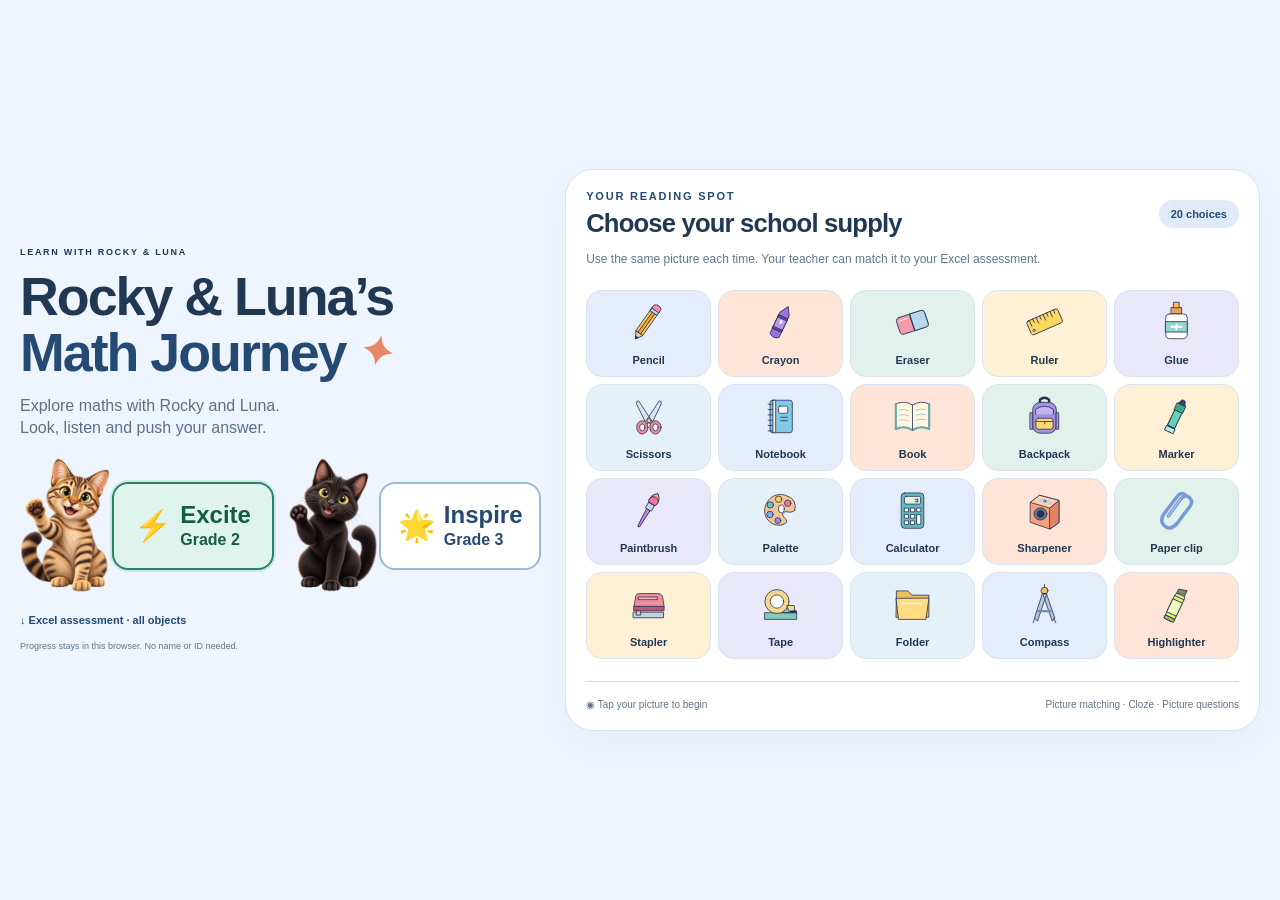
<file: index.html>
<!doctype html>
<html lang="en">
<head>
 <meta charset="utf-8">
 <meta name="viewport" content="width=device-width,initial-scale=1,viewport-fit=cover">
 <meta name="theme-color" content="#244a73">
 <title>Rocky and Luna’s Math Journey</title>
 <link rel="stylesheet" href="styles.css"><link rel="stylesheet" href="math-layout.css?v=8"><link rel="stylesheet" href="mixed-layout.css"><link rel="stylesheet" href="journey-ui.css?v=8"><script defer src="layout.js"></script>
 <script defer src="objects.js"></script><script defer src="data.js"></script><script defer src="date.js"></script><script defer src="core.js"></script><script defer src="excel.js"></script><script defer src="app.js?v=8"></script>
</head>
<body>
 <div id="storage-notice" class="notice" hidden role="status"></div>
 <main id="landing" class="landing">
  <section class="welcome">
   <div class="brand"><span>LEARN WITH ROCKY &amp; LUNA</span></div>
   <div class="eyebrow">A little reading magic, every day.</div>
   <h1>Rocky &amp; Luna’s<br><span>Math Journey</span><span class="sparkle" aria-hidden="true">✦</span></h1>
   <p class="intro">Explore maths with Rocky and Luna.<br>Look, listen and push your answer.</p>
   <div class="feature-list"><span><b>01</b> It reads to me.</span><span><b>02</b> I push my answer.</span><span><b>03</b> Six levels to grow with me.</span></div>
   <div class="level-preview"><span>A · B · C <small>3 answer choices</small></span><span>AA · BB · CC <small>5 answer choices</small></span></div>
   <div class="section-switch" role="group" aria-label="Choose your grade section"><div class="grade-option" data-character="rocky"><img class="grade-mascot" src="assets/rocky.webp?v=3" alt="Rocky"><button id="grade-excite" type="button" data-section="excite" aria-pressed="true" aria-label="Enter Excite, Grade 2, with Rocky"><span class="grade-emoji" aria-hidden="true">⚡</span><span class="grade-copy"><strong>Excite</strong><span>Grade 2</span></span></button></div><div class="grade-option" data-character="luna"><img class="grade-mascot" src="assets/luna.webp?v=3" alt="Luna"><button id="grade-inspire" type="button" data-section="inspire" aria-pressed="false" aria-label="Enter Inspire, Grade 3, with Luna"><span class="grade-emoji" aria-hidden="true">🌟</span><span class="grade-copy"><strong>Inspire</strong><span>Grade 3</span></span></button></div></div>
   <button id="export-all" class="text-button">↓ Excel assessment · all objects</button>
   <small class="local-note">Progress stays in this browser. No name or ID needed.</small>
  </section>
  <section class="object-picker" aria-labelledby="choose-title">
   <div class="picker-heading"><div><div class="eyebrow">YOUR READING SPOT</div><h2 id="choose-title">Choose your school supply</h2></div><span class="pill">20 choices</span></div>
   <p>Use the same picture each time. Your teacher can match it to your Excel assessment.</p>
   <div id="object-grid" class="object-grid"></div>
   <div class="picker-foot"><span>◉ Tap your picture to begin</span><span>Picture matching · Cloze · Picture questions</span></div>
  </section>
 </main>
 <main id="activity" class="activity" data-fit="standard" data-view="sentence" hidden>
  <div class="activity-top"><div class="journey-top-row"><div class="section-switch" role="group" aria-label="Choose your grade section"><div class="grade-option" data-character="rocky"><img class="grade-mascot" src="assets/rocky.webp?v=3" alt="Rocky"><button id="section-excite" type="button" data-section="excite" aria-pressed="true" aria-label="Enter Excite, Grade 2, with Rocky"><span class="grade-emoji" aria-hidden="true">⚡</span><span class="grade-copy"><strong>Excite</strong><span>Grade 2</span></span></button></div><div class="grade-option" data-character="luna"><img class="grade-mascot" src="assets/luna.webp?v=3" alt="Luna"><button id="section-inspire" type="button" data-section="inspire" aria-pressed="false" aria-label="Enter Inspire, Grade 3, with Luna"><span class="grade-emoji" aria-hidden="true">🌟</span><span class="grade-copy"><strong>Inspire</strong><span>Grade 3</span></span></button></div></div><header class="app-header">
    <button id="home" class="app-brand" title="Choose a school supply"><img id="journey-home-cat" src="assets/rocky.webp?v=3" alt="Rocky"><span id="app-section-title">Excite · Grade 2</span></button>
    <div class="header-actions">
     <button id="object-badge" class="object-badge" title="Change school supply"></button>
     <details id="teacher-tools" class="teacher-tools"><summary>Teacher tools</summary><div class="teacher-panel" data-scrollable="true">
      <button id="export-current" class="outline">↓ Excel assessment</button>
      <div class="teacher-rating" aria-label="Teacher support rating"><span>Teacher:</span><button data-rating="Independent">✓ Independent</button><button data-rating="With help">◐ With help</button><button data-rating="Practising">↻ Practising</button></div>
      <p id="progress" class="teacher-progress"></p><p class="teacher-legend">Excite Grade 2 and Inspire Grade 3 each have A, B, C, AA, BB and CC. Picture matching, cloze and multiple choice are mixed in each sequence: 80 of each type per grade and level. Three choices at A/B/C and five at AA/BB/CC. Cloze keeps its one/two/three/four-blank progression. Attempts, activity type and picture selections are included in Excel.</p>
      <button id="reset-all" class="text-button">Reset this object’s progress</button>
     </div></details>
    </div>
   </header></div><div class="journey-controls-row"><div class="math-tools">    <div class="listening-tools"><button id="listen" class="listen">◖)) Listen</button><label class="voice-speed" for="speed"><span>Speed</span><select id="speed" aria-label="Voice speed" title="Choose how fast the question is read"><option value="0.5">Very slow</option><option value="0.65">Slow</option><option value="0.82" selected>Steady</option><option value="1">Fast</option></select></label><button id="stop" class="stop" aria-label="Stop speaking">■ Stop</button></div>
    <p id="voice-note" class="voice-note" role="status"></p><label class="unit-label">Topic <select id="unit-select"><option value="all">All 480 sentences</option><option value="g2-number">Grade 2 · Number sense</option><option value="g2-data">Grade 2 · Data & probability</option><option value="g3-number">Grade 3 · Number sense</option><option value="g3-data">Grade 3 · Data & probability</option><option value="g2-algebra">Grade 2 · Repeating patterns</option><option value="g3-algebra">Grade 3 · Repeating patterns</option></select></label><div class="view-switch" role="group" aria-label="Activity view"><button id="sentence-view" type="button" aria-pressed="true">Question</button><button id="picture-view" type="button" aria-pressed="false">Picture</button></div></div>
<div class="activity-toolbar"><a class="hub-link" href="index.html">← Journey home</a><div class="levels" aria-label="Choose a level"><div><div id="levels-one"></div></div><div><div id="levels-two"></div></div></div></div></div></div>
  <section class="work-card">
   <aside class="picture-side">
    <div class="topic-line"><span id="theme">Picture sentence</span><span id="item-count"></span></div>
    <div id="picture-frame" class="picture-frame"><img id="activity-picture" class="activity-picture" alt=""><p id="matching-placeholder" class="matching-placeholder" hidden>Choose a picture to see it here.</p><div id="picture-covers" aria-hidden="true"></div></div>
    <span class="picture-caption">Look carefully. Press Picture to enlarge.</span>

   </aside>
   <div class="workspace">
    <div class="task-heading"><div><span id="task-eyebrow" class="eyebrow"></span><h2 id="activity-task-title">Complete the sentence</h2></div><span id="piece-count" class="pill"></span></div>
    <section id="notebook" class="notebook math-notebook" aria-label="Your notebook">
     <div class="notebook-heading"><div><span class="notebook-caption">MY NOTEBOOK · TODAY’S DATE</span><span class="notebook-date-actions"><time id="notebook-date" class="notebook-date"></time><button id="next-date" class="outline notebook-next" aria-label="Next question">Next →</button></span></div><img class="notebook-pencil" src="assets/supplies/pencil.svg" alt="" aria-hidden="true"></div>
     <div class="notebook-writing">
      <div class="pad-label"><span id="mode-instruction">COMPLETE EACH BLANK</span><span id="placed-count" aria-live="polite"></span></div>
      <p id="context" class="context cloze-context" data-area="sentence" aria-label="Sentence with answer blanks"></p>
      <p id="mixed-prompt" class="mixed-prompt" hidden></p><img id="matching-photo" class="matching-photo" alt="" hidden><div class="joined-word-panel"><span class="joined-word-label">MY CHOSEN WORDS</span><div id="joined-words" class="joined-words" role="list" aria-label="Your completed words"></div></div>
      <div class="cloze-bank">
       <div class="tray-heading"><span id="choice-label"></span><button id="clear-blank" class="text-button">↩ Clear this blank</button></div>
       <div class="cloze-choice-row"><div id="choices" class="tile-area tray" data-area="choices" aria-label="Answer choices"></div><button id="next-choices" class="primary choices-next" aria-label="Next question">Next →</button></div>
      </div>
     </div>
    </section>
    <p class="instructions">Push an answer button. For cloze, choose a blank first. You can also drag.</p>
    <div class="answer-controls"><button id="check" class="primary">Check my answer ✓</button><button id="reset-question" class="outline">↻ Reset question</button><button id="hint" class="outline">Show me a hint</button></div>
    <p id="feedback" class="feedback" role="status" aria-live="polite"></p><div id="hint-display" class="hint-display" hidden></div>
   </div>
  </section>
  <footer class="activity-footer"><div class="navigation"><button id="previous" class="outline">← Back</button><button id="next" class="primary">Next →</button><button id="shuffle-activities" class="text-button">Shuffle activities</button></div></footer>
  <section id="balloon-flight" class="balloon-flight" aria-label="Kids in a balloon progress"><div class="balloon-travel" aria-hidden="true"><div id="balloon-rig" class="balloon-rig"><div class="balloon-sway"><img id="balloon-image" class="balloon-image" src="assets/balloon.png" alt=""><span id="balloon-count" class="balloon-count">0</span></div></div></div><p id="flight-status" class="flight-status" role="status" aria-live="polite"></p></section>
 </main>
 <div id="section-gate" class="section-gate" role="dialog" aria-modal="true" aria-labelledby="section-gate-title" aria-describedby="section-gate-question" hidden>
  <div class="section-gate-panel"><div class="section-gate-character"><img id="section-gate-cat" src="assets/rocky.webp?v=3" alt="Rocky"><span id="section-gate-name">Rocky</span></div><div class="section-gate-copy"><p id="section-gate-grade" class="gate-grade">⚡ Excite · Grade 2</p><h2 id="section-gate-title">You’re entering Excite!</h2><p id="section-gate-question">Would you like to proceed?</p><div class="section-gate-actions"><button id="section-gate-cancel" class="outline" type="button">Stay here</button><button id="section-gate-proceed" class="primary" type="button">Yes, enter Excite →</button></div></div></div>
 </div>
 <div id="drag-ghost" class="drag-ghost" hidden></div>
</body>
</html>
</file>
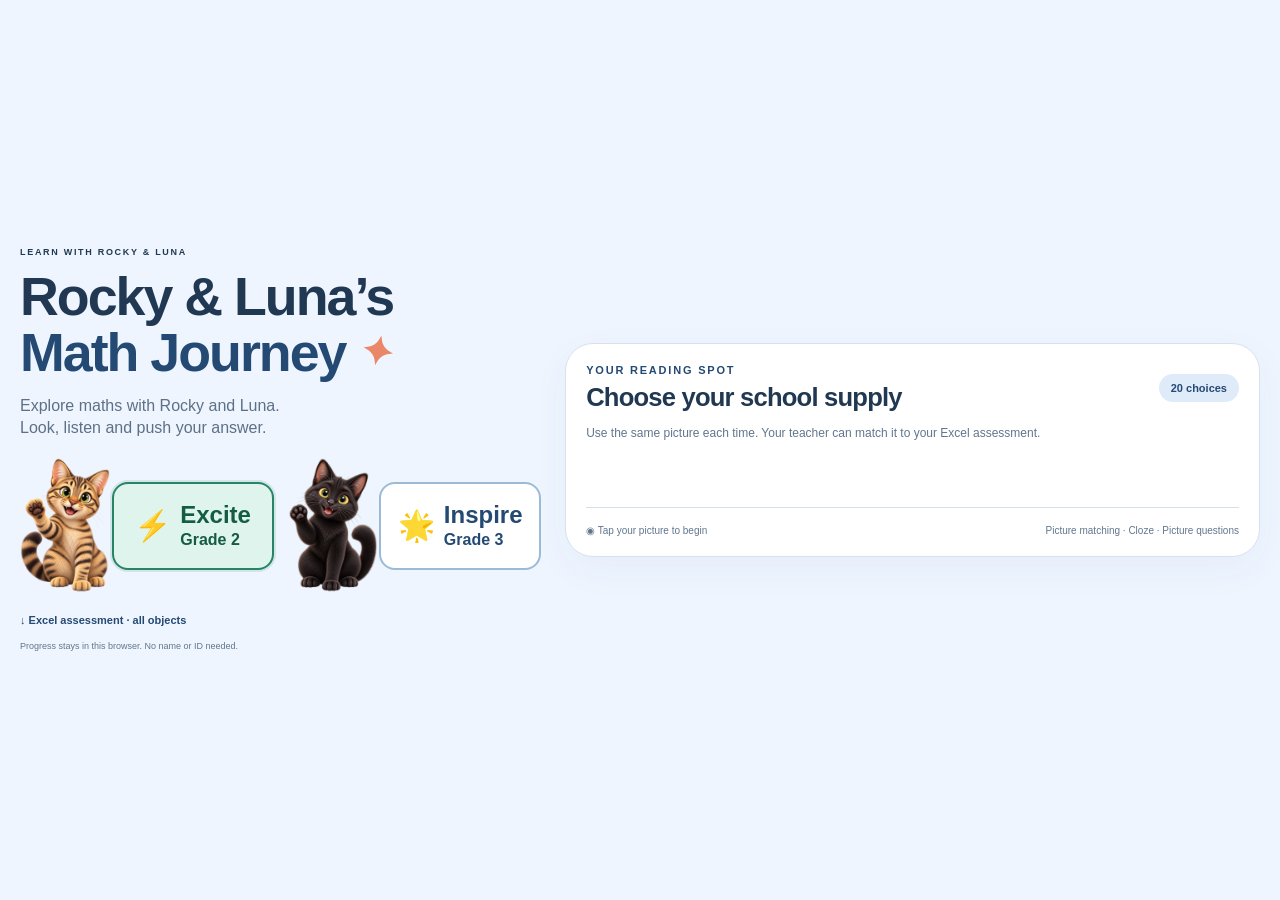
<file: START-HERE.html>
<!doctype html><html lang="en"><meta charset="utf-8"><meta http-equiv="refresh" content="0;url=index.html"><title>Rocky and Luna’s Math Journey</title><a href="index.html">Open Rocky and Luna’s Math Journey</a></html>
</file>
<file: styles.css>
@charset "UTF-8";
:root{font-family:"Century Gothic",CenturyGothic,ui-rounded,"Trebuchet MS",system-ui,sans-serif;color:#263354;background:#f3f7f6;--teal:#315d68;--muted:#667b86;--line:#d7e4e5;--mint:#e1efea;--pink:#e9a0b5;--gold:#f5cc70}*{box-sizing:border-box}body{margin:0}button,select{font:inherit}button{cursor:pointer;touch-action:manipulation}button:disabled{cursor:default;opacity:.42}button:focus-visible,select:focus-visible{outline:3px solid #e69e34;outline-offset:4px}button{border:0}button,img{-webkit-user-select:none;user-select:none;-webkit-touch-callout:none}button{color:inherit}[hidden]{display:none!important}h1,h2,p{margin:0}.eyebrow{font-size:11px;font-weight:800;letter-spacing:1.8px;color:var(--teal)}.landing{min-height:100dvh;display:grid;grid-template-columns:minmax(290px,.74fr) minmax(600px,1.4fr);gap:clamp(25px,4vw,76px);align-items:center;max-width:1700px;margin:auto;padding:clamp(20px,3.4vw,62px)}.welcome{position:relative}.brand{display:flex;align-items:center;gap:10px;font-size:10px;letter-spacing:1.7px;font-weight:800;margin-bottom:35px}.brand img{width:45px;height:59px;object-fit:contain}.welcome h1{font-size:clamp(54px,5.7vw,93px);line-height:.99;letter-spacing:-4px;margin:16px 0 23px;font-weight:800}.welcome h1>span:first-of-type{color:var(--teal)}.sparkle{position:absolute;color:#e6ad48;font-size:40px;transform:rotate(12deg);margin:7px 0 0 15px}.intro{font-size:clamp(17px,1.55vw,24px);line-height:1.5;color:#566b7a}.feature-list{display:grid;gap:12px;margin:25px 0;font-size:14px}.feature-list b{display:inline-grid;place-items:center;width:25px;height:25px;margin-right:10px;background:var(--mint);border-radius:8px;color:var(--teal);font-size:10px}.level-preview{display:flex;gap:10px;border-top:1px solid var(--line);padding-top:20px;margin-bottom:20px}.level-preview>span{font-weight:800;font-size:13px;flex:1}.level-preview small{display:block;color:var(--muted);font-size:11px;font-weight:400;margin-top:6px}.local-note{display:block;color:var(--muted);font-size:10px;margin-top:9px;line-height:1.5}.text-button{background:transparent;padding:8px 0;font-size:12px;font-weight:700;color:var(--teal)}.object-picker{background:#fff;border:1px solid #e2e9e8;border-radius:28px;padding:clamp(20px,2.2vw,38px);box-shadow:0 15px 50px #24475108}.picker-heading{display:flex;align-items:center;justify-content:space-between;gap:10px}.picker-heading h2{font-size:clamp(22px,2vw,31px);letter-spacing:-.8px;margin-top:7px}.pill{display:inline-block;background:var(--mint);color:var(--teal);border-radius:100px;font-size:11px;font-weight:700;padding:8px 12px;white-space:nowrap}.object-picker>p{font-size:12px;color:var(--muted);line-height:1.55;max-width:530px;margin:12px 0 21px}.object-grid{display:grid;grid-template-columns:repeat(5,minmax(0,1fr));gap:12px}.object-tile{border:1px solid #e4e9ee;background:var(--tile-bg,#f5f3fc);border-radius:16px;display:flex;flex-direction:column;align-items:center;justify-content:center;gap:7px;min-height:103px;padding:8px 3px 10px;transition:transform .15s,box-shadow .15s}.object-tile:hover{transform:translateY(-3px);box-shadow:0 6px 16px #26335414}.object-tile img{width:70px;height:66px;object-fit:contain}.object-tile span{font-size:11px;font-weight:700}.object-tile.current{outline:2px solid var(--teal);outline-offset:2px}.picker-foot{display:flex;justify-content:space-between;gap:10px;font-size:10px;color:var(--muted);margin-top:22px;padding-top:17px;border-top:1px solid var(--line)}.activity{padding:14px clamp(14px,2vw,34px) 20px;max-width:1900px;margin:auto}.app-header{display:flex;justify-content:space-between;align-items:center;gap:12px;padding-bottom:13px;border-bottom:1px solid var(--line)}.app-brand{display:flex;align-items:center;gap:9px;background:none;padding:0;font-size:25px;font-weight:800;letter-spacing:-.6px;color:var(--teal)}.app-brand img{width:34px;height:45px;object-fit:contain}.header-actions{display:flex;gap:12px;align-items:center}.object-badge{display:flex;gap:6px;align-items:center;background:#fff;border:1px solid var(--line);border-radius:13px;padding:3px 15px 3px 7px;font-size:13px;font-weight:800}.object-badge img{height:36px;width:32px;object-fit:contain}.outline,.primary,.listen,.stop{padding:12px 18px;border-radius:13px;font-size:14px;font-weight:700;min-height:47px}.outline{border:1px solid #cadbdd;background:white;color:var(--teal)}.primary,.listen{background:var(--teal);color:#fff}.activity-toolbar{display:flex;align-items:center;justify-content:space-between;gap:20px;margin:15px 0}.mode-tabs{display:flex;background:#e1e9e9;border-radius:14px;padding:4px}.mode-tabs button{padding:12px 20px;background:none;border-radius:11px;font-size:14px;font-weight:700}.mode-tabs button[aria-selected=true]{background:#fff;box-shadow:0 2px 6px #2633540b;color:var(--teal)}.levels{display:flex;gap:18px}.levels>div{display:flex;align-items:center;gap:9px}.levels span{font-size:9px;letter-spacing:1px;color:var(--muted);font-weight:800}.levels button{width:43px;height:42px;background:white;border:1px solid var(--line);border-radius:11px;font-weight:800;font-size:13px;margin-left:4px}.levels button[aria-pressed=true]{background:var(--teal);color:white;border-color:var(--teal)}.work-card{display:grid;grid-template-columns:minmax(230px,24%) minmax(0,1fr);background:#fff;border:1px solid #e1e9e8;border-radius:24px;overflow:hidden;box-shadow:0 12px 40px #315d6806}.picture-side{padding:22px;background:#fbfcfa;border-right:1px solid #e5ece8;display:flex;flex-direction:column;align-items:center}.topic-line{display:flex;justify-content:space-between;gap:8px;align-self:stretch;color:var(--muted);font-size:10px;margin-bottom:16px}.activity-picture{width:100%;max-width:270px;height:260px;object-fit:contain;border-radius:16px;background:#fff}.picture-caption{font-size:11px;line-height:1.5;color:var(--muted);margin:12px 0 14px;text-align:center}.listening-tools{display:flex;align-items:center;justify-content:center;gap:6px;flex-wrap:wrap}.listen{min-width:128px;font-size:16px}.stop{background:#e9efee;min-width:45px;padding:8px}.voice-speed{display:flex;align-items:center;gap:9px;flex-basis:100%;justify-content:center;font-size:10px;color:var(--muted);margin-top:8px}.voice-speed select{font-size:11px;background:white;border:1px solid var(--line);padding:5px;border-radius:7px;color:var(--teal)}.voice-note{font-size:10px;line-height:1.5;color:var(--muted);text-align:center;margin-top:10px;min-height:15px}.workspace{padding:25px clamp(20px,2.8vw,45px) 16px;min-width:0}.task-heading{display:flex;justify-content:space-between;align-items:center;gap:15px}.task-heading h2{font-size:25px;letter-spacing:-.5px;margin-top:7px}.context{font-size:clamp(19px,2.2vw,32px);line-height:1.45;margin:17px 0 22px;min-height:45px}.pad-label,.tray-heading{display:flex;justify-content:space-between;align-items:center;color:var(--muted);font-weight:800;font-size:9px;letter-spacing:1.3px;margin-bottom:9px}.pad{min-height:98px;background:#eef6f1;border:2px dashed #b9d5c8;border-radius:16px;padding:15px 10px;display:flex;align-content:center;align-items:center;flex-wrap:wrap;gap:7px 0;transition:background .15s}.pad.empty::after{content:'Make it here';font-size:15px;color:#7e9d90;margin:auto}.pad.drop-over{background:#e1efe5}.tile{display:inline-flex;align-items:center;justify-content:center;flex:0 0 auto;min-width:58px;min-height:56px;padding:8px 17px;border:1px solid #d7dfeb;border-bottom:4px solid #c6cfde;border-radius:11px;background:#fff;color:#263354;font-size:27px;font-weight:700;letter-spacing:.3px;touch-action:none;position:relative;user-select:none;transition:box-shadow .12s}.tile.chunk-blend{background:#eef4ff;color:#345e96;border-color:#b9cceb}.tile.chunk-team{background:#f3edff;color:#7553a0;border-color:#d2bde7}.tile.chunk-vowel{background:#fff1cf;color:#8b651f;border-color:#e9d295}.tile.chunk-ending{background:#e9f5df;color:#52793e;border-color:#c4dab2}.tile.selected{outline:3px solid #dd9b2f;outline-offset:2px;box-shadow:0 0 0 6px #ffe8b6}.tile.dragging{opacity:.25}.gap{display:inline-grid;place-items:center;min-width:20px;width:25px;height:56px;padding:0;background:transparent;font-size:15px;color:#93b2a3;border-radius:7px;flex:0 0 auto}.gap:hover,.gap.active{color:var(--teal);background:#c8e0d3}.pad.has-selected .gap{color:#4d8c70;background:#d9eadf}.tray-heading{margin-top:17px;letter-spacing:1.1px;min-height:27px}.tray-heading .text-button{font-size:10px;letter-spacing:0}.tray{display:flex;align-content:center;gap:10px;flex-wrap:wrap;min-height:77px;padding:11px 0;border:2px solid transparent;border-radius:12px}.tray.drop-over{background:#f2eefb;border:2px dashed #c4b6d9;padding:11px}.tray.empty::after{content:'All pieces are on your landing pad.';font-size:12px;color:var(--muted)}.instructions{color:var(--muted);font-size:11px;line-height:1.6;margin:12px 0 17px;max-width:850px}.answer-controls{display:flex;gap:9px;flex-wrap:wrap}.feedback{font-size:13px;line-height:1.5;min-height:26px;margin-top:13px;color:var(--teal)}.feedback.error{color:#a54e47}.feedback.success{font-weight:800;color:#38764e}.hint-display{font-size:16px;line-height:1.5;border-left:3px solid var(--gold);background:#fff8e7;border-radius:5px;padding:9px 14px;margin:5px 0 12px}.activity-footer{display:flex;justify-content:space-between;align-items:center;gap:15px;margin-top:15px}.navigation{display:flex;gap:9px;align-items:center}.teacher-rating{display:flex;gap:6px;align-items:center;font-size:10px}.teacher-rating>span{color:var(--muted);margin-right:4px}.teacher-rating button{font-size:11px;padding:11px 13px;border-radius:10px;border:1px solid var(--line);background:white}.teacher-rating button:nth-of-type(1){background:#e5f3e2}.teacher-rating button:nth-of-type(2){background:#fff1d3}.teacher-rating button:nth-of-type(3){background:#f9e4e2}.teacher-rating button[aria-pressed=true]{outline:2px solid var(--teal);outline-offset:2px}.bottom-line{display:flex;justify-content:space-between;gap:12px;align-items:center;flex-wrap:wrap;font-size:10px;color:var(--muted);margin-top:13px}.bottom-line .text-button{font-size:10px}.legend-blend{color:#345e96}.legend-team{color:#7553a0}.legend-vowel{color:#8b651f}.legend-ending{color:#52793e}.drag-ghost{position:fixed;z-index:999;pointer-events:none;padding:10px 20px;background:#fff;border:2px solid #e7b45c;border-radius:12px;box-shadow:0 9px 25px #26335440;font-size:27px;font-weight:800;transform:translate(-50%,-50%)}.notice{padding:10px 20px;background:#fff0cf;font-size:12px;line-height:1.5}.activity-picture.failed{opacity:.4}
@media(min-width:1000px) and (max-height:790px){.landing{padding:20px 35px;gap:35px}.brand{margin-bottom:16px}.welcome h1{font-size:69px;margin:12px 0 17px}.intro{font-size:18px}.feature-list{gap:8px;margin:17px 0}.object-picker{padding:23px}.object-picker>p{margin-bottom:15px}.object-tile{min-height:91px}.object-tile img{height:58px;width:64px}.picker-foot{margin-top:17px}.activity-picture{height:210px}.picture-side{padding:18px}.workspace{padding-top:20px}.context{margin:12px 0 16px}.pad{min-height:88px}.tray{min-height:67px}.instructions{margin:8px 0 13px}.task-heading h2{font-size:23px}}
@media(max-width:1100px){.levels>div{flex-direction:column;gap:4px}.levels{gap:10px}.activity-toolbar{gap:12px}.landing{grid-template-columns:280px minmax(0,1fr);gap:25px;padding:25px}.object-picker{padding:22px}.object-grid{gap:9px}.object-tile{min-height:97px}.object-tile img{width:60px;height:60px}.object-tile span{font-size:10px}.picker-heading h2{font-size:23px}.welcome h1{font-size:67px}.activity-picture{max-width:235px;height:240px}.workspace{padding:22px}.teacher-rating button{padding:10px 8px}.mode-tabs button{padding:13px}.bottom-line>span:nth-child(2){display:none}}
@media(max-width:800px){.landing{display:block;padding:22px;max-width:750px}.welcome .brand{margin-bottom:10px}.welcome>.eyebrow,.feature-list,.level-preview,.intro,.local-note{display:none}.welcome h1{font-size:40px;line-height:1.1;letter-spacing:-1.6px;margin:10px 0}.welcome h1 br{display:none}.welcome h1 span:first-of-type{margin-left:8px}.sparkle{font-size:24px;margin-top:0}.welcome #export-all{position:absolute;right:0;top:11px;font-size:10px}.welcome{margin-bottom:18px}.brand span{font-size:8px}.brand img{width:28px;height:38px}.object-picker{padding:20px}.object-tile{min-height:105px}.object-tile img{height:70px}.picker-heading h2{font-size:23px}.work-card{grid-template-columns:185px minmax(0,1fr)}.picture-side{padding:14px}.activity-picture{height:185px}.workspace{padding:19px 16px}.task-heading h2{font-size:20px}.task-heading .pill{font-size:9px;padding:7px}.context{font-size:22px}.tile{font-size:23px;padding:8px 12px;min-width:50px}.app-brand{font-size:20px}.header-actions .outline{font-size:11px;padding:10px}.activity-toolbar{align-items:stretch}.mode-tabs{align-self:center}.mode-tabs button{font-size:12px;padding:12px}.levels button{width:37px;margin-left:3px}.activity-footer{align-items:flex-start;gap:10px}.teacher-rating{flex-wrap:wrap;justify-content:flex-end}.teacher-rating>span{display:none}.teacher-rating button{font-size:10px}.answer-controls .outline,.answer-controls .primary{font-size:12px;padding:11px}.navigation .text-button{font-size:10px}}
@media(max-width:600px){.landing{padding:16px}.welcome #export-all{position:static}.welcome{margin-bottom:10px}.welcome h1{margin:2px 0}.brand{margin-bottom:0!important}.object-picker{padding:18px 14px;border-radius:20px}.object-grid{grid-template-columns:repeat(4,minmax(0,1fr));gap:8px}.object-tile{min-height:96px;border-radius:12px}.object-tile img{height:61px}.picker-heading h2{font-size:21px}.picker-heading .pill{display:none}.object-picker>p{font-size:11px}.picker-foot{font-size:8px;gap:6px}.activity{padding:10px}.app-brand{font-size:16px;gap:5px}.app-brand img{width:26px;height:34px}.header-actions{gap:6px}.object-badge{font-size:10px;padding-right:8px}.object-badge img{width:25px;height:31px}.header-actions .outline{font-size:9px;padding:8px;min-height:39px}.activity-toolbar{display:block;margin:12px 0}.mode-tabs{width:100%;margin-bottom:10px}.mode-tabs button{width:50%}.levels{justify-content:space-between;gap:6px}.levels>div{flex-direction:row;gap:5px}.levels span{font-size:8px;letter-spacing:0}.levels button{width:34px;height:38px;font-size:11px}.work-card{display:block;border-radius:18px}.picture-side{display:grid;grid-template-columns:105px minmax(0,1fr);gap:4px 12px;border-right:0;border-bottom:1px solid var(--line);padding:12px}.topic-line{grid-column:1/-1;margin-bottom:4px}.activity-picture{width:105px;height:109px;grid-row:2/5;border-radius:10px}.picture-caption{text-align:left;margin:0;font-size:9px;align-self:end}.listening-tools{justify-content:flex-start;gap:5px}.listen{min-width:100px;min-height:42px;font-size:13px;padding:10px 12px}.stop{min-height:42px;min-width:36px}.voice-speed{flex-basis:auto;justify-content:flex-start;font-size:8px;margin:0}.voice-speed select{font-size:9px}.voice-note{text-align:left;font-size:9px;margin:0;min-height:0}.workspace{padding:18px 14px}.task-heading h2{font-size:21px}.context{font-size:21px;margin:12px 0 18px}.pad{min-height:91px;padding:12px 3px}.tile{font-size:22px;min-width:48px;min-height:53px;padding:7px 10px}.gap{width:20px;min-width:20px;height:53px}.instructions{font-size:10px}.tray{gap:8px}.answer-controls{gap:6px}.answer-controls .primary{flex-grow:1}.answer-controls .outline{font-size:10px}.activity-footer{display:block}.navigation{justify-content:space-between}.teacher-rating{justify-content:center;margin-top:14px}.teacher-rating>span{display:block}.teacher-rating button{min-height:40px}.bottom-line{justify-content:center;font-size:9px}.bottom-line .text-button{font-size:9px}}
@media(prefers-reduced-motion:reduce){*{transition:none!important}}
@media(pointer:coarse){.gap{width:44px;min-width:44px}.tile{min-height:58px}.object-tile{min-height:100px}.teacher-rating button{min-height:44px}.text-button{min-height:44px}}
.app-header{position:sticky;top:0;z-index:20;background:#f3f7f6}

/* A ruled notebook for the picture sentence and the student's movable answer. */
.notebook{--paper-margin:38px;position:relative;isolation:isolate;margin:20px 0 3px;background:#fffdf5;border:1px solid #dedbcf;border-radius:5px 14px 14px 5px;box-shadow:2px 3px 0 #eeeade,0 6px 18px #4b50430c;overflow:hidden}
.notebook::before{content:"";position:absolute;z-index:1;left:var(--paper-margin);top:0;bottom:0;width:6px;border-left:2px solid #df858e;border-right:1px solid #e9a0a6;pointer-events:none}
.notebook-heading{display:flex;align-items:center;justify-content:space-between;gap:12px;min-height:86px;padding:13px 15px 12px calc(var(--paper-margin) + 20px);border-bottom:1px solid #b8cee3}
.notebook-heading>div{min-width:0}.notebook-caption{display:block;font-size:9px;font-weight:800;letter-spacing:1.3px;color:#8d7275;margin-bottom:7px}
.notebook-date{display:block;font-size:15px;font-weight:600;line-height:1.6;color:#535765;overflow-wrap:break-word}
.notebook-pencil{width:49px;height:63px;object-fit:contain;flex:0 0 auto;pointer-events:none;transform:rotate(8deg)}
.notebook-writing{padding:14px 17px 17px calc(var(--paper-margin) + 20px);background-image:repeating-linear-gradient(to bottom,transparent 0,transparent 39px,#c4d6e7 39px,#c4d6e7 40px);background-position:0 14px}
.notebook .context{font-size:clamp(20px,1.8vw,28px);line-height:40px;min-height:40px;margin:0 0 17px;color:#444c60}
.sentence-blank{display:inline-block;min-width:4.5ch;max-width:100%;padding:0 5px;border-bottom:2px solid #718ba5;border-radius:4px 4px 0 0;background:#e8f0fa;color:#315d68;font-weight:700;line-height:1.35;overflow-wrap:anywhere;vertical-align:baseline}
.sentence-preview{display:block;color:#315d68;overflow-wrap:anywhere}.sentence-preview.empty{font-size:18px;color:#8592a4}
.notebook .pad-label{font-size:8px;letter-spacing:.8px;gap:10px;line-height:1.5;margin-bottom:6px;color:#727f92}
.notebook .pad{min-height:114px;padding:5px 0 13px;border:1px solid transparent;border-radius:7px;background:transparent;align-content:flex-start;gap:14px 0}
.notebook .pad.drop-over{background:#d8e9ef80;border-color:#9bbdce}
.notebook .pad.empty::after{content:"Write it here with the pieces";font-size:16px;line-height:1.5;color:#8592a4;pointer-events:none}
.notebook .gap{color:#315d68;font-size:24px;font-weight:700;background:#e8f0fa80}.notebook .gap:hover,.notebook .gap.active,.notebook .pad.has-selected .gap{background:#d7e7f4;color:#315d68}
.notebook[data-mode=sentences] .pad .tile{font-size:clamp(22px,1.8vw,28px);font-weight:600;color:#444956;background:#fffdf5d9;border:1px solid #dbdfdf;border-bottom:2px solid #c2cbd4;box-shadow:0 2px 2px #53657a08}
@media(max-width:800px){.notebook{--paper-margin:27px}.notebook-heading{padding-left:calc(var(--paper-margin) + 15px)}.notebook-writing{padding-left:calc(var(--paper-margin) + 15px);padding-right:12px}.notebook-date{font-size:13px}.notebook-pencil{width:39px;height:55px}.notebook .context{font-size:21px}}
@media(max-width:600px){.notebook{--paper-margin:20px;margin-top:15px}.notebook-heading{gap:7px;padding:12px 10px 12px calc(var(--paper-margin) + 12px)}.notebook-writing{padding:12px 8px 16px calc(var(--paper-margin) + 12px);background-position:0 12px}.notebook-caption{font-size:8px;letter-spacing:.6px}.notebook-date{font-size:12px}.notebook-pencil{width:33px;height:50px}.notebook .context{font-size:20px;margin-bottom:14px}.notebook .pad-label{font-size:7px;letter-spacing:.2px}.notebook .pad{min-height:117px}.notebook .pad.empty::after{font-size:14px}.notebook[data-mode=sentences] .pad .tile{font-size:22px}}

:root{font-family:"Century Gothic",CenturyGothic,sans-serif}
*,*::before,*::after{font-style:normal}
html,body{overscroll-behavior-y:none}
#pad,#tray{touch-action:none;overscroll-behavior:none}

.activity-top{position:relative;z-index:30;background:#f3f7f6}
.teacher-tools{position:relative;font-size:12px;color:var(--teal)}
.teacher-tools>summary{cursor:pointer;min-height:44px;display:flex;align-items:center;padding:8px 13px;border:1px solid #cadbdd;border-radius:12px;background:#fff;list-style:none;font-weight:700;touch-action:manipulation}
.teacher-tools>summary::-webkit-details-marker{display:none}.teacher-tools>summary::after{content:" ▾";margin-left:6px}.teacher-tools>summary:focus-visible{outline:3px solid #e69e34;outline-offset:3px}
.teacher-panel{position:absolute;right:0;top:calc(100% + 8px);z-index:40;width:340px;max-width:calc(100vw - 24px);max-height:75dvh;overflow:auto;overscroll-behavior:contain;padding:18px;background:#fff;border:1px solid #cadbdd;border-radius:16px;box-shadow:0 12px 40px #26335426}
.teacher-panel .teacher-rating{display:flex;flex-wrap:wrap;justify-content:flex-start;margin:16px 0 12px;gap:7px}.teacher-panel .teacher-rating>span{display:block;flex-basis:100%;font-size:12px}.teacher-panel .teacher-rating button{min-height:44px;font-size:12px}.teacher-progress,.teacher-legend{font-size:12px;line-height:1.6;margin:12px 0}.teacher-panel .text-button{font-size:12px;min-height:44px}

/* Fit the current question to the screen before reducing any learning content. */
.activity:is([data-fit=compact],[data-fit=tight]){padding:7px 12px 8px}
.activity:is([data-fit=compact],[data-fit=tight]) .app-header{padding-bottom:6px;min-height:42px}
.activity:is([data-fit=compact],[data-fit=tight]) .app-brand{font-size:20px}
.activity:is([data-fit=compact],[data-fit=tight]) .app-brand img{width:25px;height:32px}
.activity:is([data-fit=compact],[data-fit=tight]) .activity-toolbar{margin:7px 0;gap:10px}
.activity:is([data-fit=compact],[data-fit=tight]) .mode-tabs button{font-size:12px;padding:9px 13px;min-height:40px}
.activity:is([data-fit=compact],[data-fit=tight]) .levels>div{flex-direction:row;gap:6px}
.activity:is([data-fit=compact],[data-fit=tight]) .levels{gap:9px}
.activity:is([data-fit=compact],[data-fit=tight]) .levels span{font-size:8px;letter-spacing:.4px}
.activity:is([data-fit=compact],[data-fit=tight]) .levels button{width:36px;height:40px;margin-left:3px}
.activity:is([data-fit=compact],[data-fit=tight]) .work-card{grid-template-columns:140px minmax(0,1fr);border-radius:17px}
.activity:is([data-fit=compact],[data-fit=tight]) .picture-side{padding:12px 9px}
.activity:is([data-fit=compact],[data-fit=tight]) .topic-line{font-size:9px;flex-wrap:wrap;margin-bottom:9px}
.activity:is([data-fit=compact],[data-fit=tight]) .activity-picture{height:155px;max-width:120px}
.activity:is([data-fit=compact],[data-fit=tight]) .picture-caption{font-size:9px;margin:8px 0}
.activity:is([data-fit=compact],[data-fit=tight]) .listening-tools{gap:4px}
.activity:is([data-fit=compact],[data-fit=tight]) .listen{min-width:77px;font-size:12px;padding:8px;min-height:44px}
.activity:is([data-fit=compact],[data-fit=tight]) .stop{min-width:36px;min-height:44px;padding:6px}
.activity:is([data-fit=compact],[data-fit=tight]) .voice-speed{flex-wrap:wrap;gap:4px;margin-top:3px}
.activity:is([data-fit=compact],[data-fit=tight]) .voice-note{font-size:9px;margin-top:5px}
.activity:is([data-fit=compact],[data-fit=tight]) .workspace{padding:12px 16px 8px}
.activity:is([data-fit=compact],[data-fit=tight]) .task-heading{gap:8px}
.activity:is([data-fit=compact],[data-fit=tight]) .task-heading h2{font-size:21px;margin-top:3px}
.activity:is([data-fit=compact],[data-fit=tight]) .task-heading .pill{font-size:10px;padding:6px 9px}
.activity:is([data-fit=compact],[data-fit=tight]) .notebook{--paper-margin:25px;margin:10px 0 2px}
.activity:is([data-fit=compact],[data-fit=tight]) .notebook-heading{min-height:46px;padding:6px 10px 6px calc(var(--paper-margin) + 13px);gap:8px}
.activity:is([data-fit=compact],[data-fit=tight]) .notebook-caption{font-size:8px;letter-spacing:.6px;margin-bottom:3px}
.activity:is([data-fit=compact],[data-fit=tight]) .notebook-date{font-size:13px;line-height:1.4}
.activity:is([data-fit=compact],[data-fit=tight]) .notebook-pencil{width:27px;height:36px}
.activity:is([data-fit=compact],[data-fit=tight]) .notebook-writing{padding:6px 10px 7px calc(var(--paper-margin) + 13px);background-image:repeating-linear-gradient(to bottom,transparent 0,transparent 31px,#c4d6e7 31px,#c4d6e7 32px);background-position:0 6px}
.activity:is([data-fit=compact],[data-fit=tight]) .notebook .context{font-size:23px;line-height:32px;min-height:32px;margin-bottom:8px}
.activity:is([data-fit=compact],[data-fit=tight]) .sentence-preview.empty{font-size:17px}
.activity:is([data-fit=compact],[data-fit=tight]) .notebook .pad-label{font-size:8px;margin-bottom:3px}
.activity:is([data-fit=compact],[data-fit=tight]) .notebook .pad{min-height:61px;padding:4px 0 6px;gap:6px 0}
.activity:is([data-fit=compact],[data-fit=tight]) .tile{font-size:23px;min-width:44px;min-height:48px;padding:5px 10px}
.activity:is([data-fit=compact],[data-fit=tight]) .notebook[data-mode=sentences] .pad .tile{font-size:23px}
.activity:is([data-fit=compact],[data-fit=tight]) .gap{height:48px;font-size:23px}
.activity:is([data-fit=compact],[data-fit=tight]) .tray-heading{margin-top:7px;margin-bottom:1px;min-height:25px}
.activity:is([data-fit=compact],[data-fit=tight]) .tray{min-height:58px;padding:4px 0;gap:6px}
.activity:is([data-fit=compact],[data-fit=tight]) .tray.drop-over{padding:4px}
.activity:is([data-fit=compact],[data-fit=tight]) .instructions{font-size:10px;line-height:1.4;margin:5px 0 7px}
.activity:is([data-fit=compact],[data-fit=tight]) .answer-controls{gap:6px}
.activity:is([data-fit=compact],[data-fit=tight]) .outline,.activity:is([data-fit=compact],[data-fit=tight]) .primary{min-height:44px;padding:9px 13px;font-size:12px}
.activity:is([data-fit=compact],[data-fit=tight]) .feedback{font-size:12px;min-height:21px;margin-top:6px}
.activity:is([data-fit=compact],[data-fit=tight]) .hint-display{font-size:15px;margin:3px 0 6px;padding:6px 10px}
.activity:is([data-fit=compact],[data-fit=tight]) .activity-footer{margin-top:7px;gap:10px}
.activity:is([data-fit=compact],[data-fit=tight]) .teacher-rating button{padding:8px 10px;min-height:40px}
.activity:is([data-fit=compact],[data-fit=tight]) .bottom-line{margin-top:3px;gap:8px;font-size:9px}
.activity:is([data-fit=compact],[data-fit=tight]) .bottom-line>span:nth-child(2){display:none}
.activity[data-fit=tight] .work-card{grid-template-columns:112px minmax(0,1fr)}
.activity[data-fit=tight] .workspace{padding:8px 10px 5px}
.activity[data-fit=tight] .task-heading h2{font-size:19px}.activity[data-fit=tight] .eyebrow{font-size:9px;letter-spacing:1px}
.activity[data-fit=tight] .notebook{--paper-margin:18px;margin-top:6px}
.activity[data-fit=tight] .notebook-heading{min-height:41px;padding-top:4px;padding-bottom:4px}
.activity[data-fit=tight] .notebook .context{font-size:20px;line-height:28px;min-height:28px;margin-bottom:5px}
.activity[data-fit=tight] .notebook .pad{min-height:52px;padding:2px 0 3px;gap:4px 0}
.activity[data-fit=tight] .tile,.activity[data-fit=tight] .notebook[data-mode=sentences] .pad .tile{font-size:20px;min-height:44px;padding:4px 7px}
.activity[data-fit=tight] .gap{height:44px}
.activity[data-fit=tight] .tray{min-height:50px;gap:5px;padding:3px 0}
.activity[data-fit=tight] .activity-picture{height:120px;max-width:93px}
.activity[data-fit=tight] .listening-tools{display:grid;grid-template-columns:1fr}
.activity[data-fit=tight] .voice-speed{font-size:9px}.activity[data-fit=tight] .voice-note{font-size:8px}
.activity[data-fit=tight] .instructions{font-size:9px;margin:4px 0 5px}
.activity[data-fit=tight] .tray-heading{margin-top:5px}
.activity[data-fit=tight] .text-button{font-size:10px}
@media(pointer:coarse){.activity:is([data-fit=compact],[data-fit=tight]) .levels button,.activity:is([data-fit=compact],[data-fit=tight]) .mode-tabs button,.activity:is([data-fit=compact],[data-fit=tight]) .teacher-rating button{min-height:44px}.activity:is([data-fit=compact],[data-fit=tight]) .gap{width:44px;min-width:44px}}
@media(max-width:700px){.activity:is([data-fit=compact],[data-fit=tight]) .activity-toolbar{display:block}.activity:is([data-fit=compact],[data-fit=tight]) .levels{justify-content:space-between}.activity:is([data-fit=compact],[data-fit=tight]) .levels span{font-size:7px;letter-spacing:0}.activity:is([data-fit=compact],[data-fit=tight]) .levels button{width:33px;font-size:11px}.activity:is([data-fit=compact],[data-fit=tight]) .work-card{display:block}.activity:is([data-fit=compact],[data-fit=tight]) .picture-side{display:grid;grid-template-columns:74px 1fr;gap:3px 10px;padding:8px}.activity:is([data-fit=compact],[data-fit=tight]) .topic-line{grid-column:1/-1;margin-bottom:2px}.activity:is([data-fit=compact],[data-fit=tight]) .activity-picture{width:74px;height:78px;grid-row:2/5}.activity:is([data-fit=compact],[data-fit=tight]) .picture-caption{margin:0;text-align:left}.activity:is([data-fit=compact],[data-fit=tight]) .listening-tools{display:flex;justify-content:flex-start}.activity:is([data-fit=compact],[data-fit=tight]) .voice-speed{flex-basis:auto;margin:0}.activity:is([data-fit=compact],[data-fit=tight]) .voice-note{text-align:left;margin:0}.activity:is([data-fit=compact],[data-fit=tight]) .activity-footer{display:flex;flex-wrap:wrap}.activity:is([data-fit=compact],[data-fit=tight]) .teacher-rating{margin-top:0}.activity:is([data-fit=compact],[data-fit=tight]) .app-brand{font-size:15px}.activity:is([data-fit=compact],[data-fit=tight]) .header-actions .outline{font-size:9px;padding:7px}.activity:is([data-fit=compact],[data-fit=tight]) .task-heading{flex-wrap:wrap}.activity:is([data-fit=compact],[data-fit=tight]) .task-heading .pill{padding:4px 7px}.activity:is([data-fit=compact],[data-fit=tight]) .notebook .context{font-size:20px;line-height:28px}.activity:is([data-fit=compact],[data-fit=tight]) .text-button{min-height:44px}}

/* Larger learning text and a notebook that uses the available screen. */
.activity{max-width:none;--learn-text:34px;--learn-line:46px;--piece-text:32px;--piece-height:64px;--pad-base:132px;--picture-width:clamp(130px,11vw,190px)}
.activity[data-fit=compact]{--learn-text:32px;--learn-line:42px;--piece-text:30px;--piece-height:60px;--pad-base:112px;--picture-width:136px}
.activity[data-fit=tight]{--learn-text:28px;--learn-line:38px;--piece-text:26px;--piece-height:48px;--pad-base:96px;--picture-width:112px}
.activity:is([data-fit=standard],[data-fit=compact],[data-fit=tight]){padding:8px 12px}
.activity:is([data-fit=standard],[data-fit=compact],[data-fit=tight]) .app-header{position:static;border:0;padding:0;min-height:44px}
.activity:is([data-fit=standard],[data-fit=compact],[data-fit=tight]) .app-brand{font-size:18px;letter-spacing:-.3px}
.activity:is([data-fit=standard],[data-fit=compact],[data-fit=tight]) .app-brand img{width:25px;height:32px}
.activity:is([data-fit=standard],[data-fit=compact],[data-fit=tight]) .header-actions{gap:8px}
.activity:is([data-fit=standard],[data-fit=compact],[data-fit=tight]) .object-badge{font-size:12px;min-height:44px}
.activity:is([data-fit=standard],[data-fit=compact],[data-fit=tight]) .activity-toolbar{margin:6px 0;gap:12px}
.activity:is([data-fit=standard],[data-fit=compact],[data-fit=tight]) .mode-tabs button{min-height:44px;font-size:13px;padding:9px 14px}
.activity:is([data-fit=standard],[data-fit=compact],[data-fit=tight]) .levels>div{flex-direction:row;gap:5px}
.activity:is([data-fit=standard],[data-fit=compact],[data-fit=tight]) .levels{gap:10px}
.activity:is([data-fit=standard],[data-fit=compact],[data-fit=tight]) .levels span{font-size:8px;letter-spacing:.3px}
.activity:is([data-fit=standard],[data-fit=compact],[data-fit=tight]) .levels button{min-height:44px;width:40px;margin-left:3px}
.activity:is([data-fit=standard],[data-fit=compact],[data-fit=tight]) .work-card{display:grid;grid-template-columns:var(--picture-width) minmax(0,1fr);border-radius:18px}
.activity:is([data-fit=standard],[data-fit=compact],[data-fit=tight]) .picture-side{padding:12px 9px}
.activity:is([data-fit=standard],[data-fit=compact],[data-fit=tight]) .activity-picture{width:100%;max-width:170px;height:190px}
.activity[data-fit=compact] .activity-picture{height:150px}.activity[data-fit=tight] .activity-picture{height:125px}
.activity:is([data-fit=standard],[data-fit=compact],[data-fit=tight]) .workspace{display:grid;grid-template-columns:minmax(0,1fr) auto;padding:10px 18px 8px;column-gap:12px}
.activity:is([data-fit=standard],[data-fit=compact],[data-fit=tight]) .task-heading,.activity:is([data-fit=standard],[data-fit=compact],[data-fit=tight]) .notebook,.activity:is([data-fit=standard],[data-fit=compact],[data-fit=tight]) .tray-heading,.activity:is([data-fit=standard],[data-fit=compact],[data-fit=tight]) .tray,.activity:is([data-fit=standard],[data-fit=compact],[data-fit=tight]) .feedback,.activity:is([data-fit=standard],[data-fit=compact],[data-fit=tight]) .hint-display{grid-column:1/-1}
.activity:is([data-fit=standard],[data-fit=compact],[data-fit=tight]) .task-heading h2{font-size:24px;margin-top:3px}
.activity:is([data-fit=standard],[data-fit=compact],[data-fit=tight]) .task-heading>div{display:flex;align-items:center;gap:12px;flex-wrap:wrap}
.piece-board{display:grid;grid-template-columns:minmax(0,1fr) minmax(0,1fr);gap:18px;align-items:start}.answer-column,.bank-column{min-width:0}
.notebook[data-mode=spelling]{--pad-base:calc(var(--piece-height) + 14px)}
.notebook[data-mode=spelling] .piece-board{grid-template-columns:minmax(0,1fr);gap:8px}
.notebook[data-mode=spelling] .tray{justify-content:flex-start;align-content:flex-start}
.notebook[data-mode=sentences] .piece-board{gap:clamp(24px,3vw,40px)}
.notebook[data-mode=sentences] .tray .tile{color:#737373}
.notebook[data-mode=sentences] .pad .tile{color:#000}
.drag-ghost[data-mode=sentences]{color:#737373}
.drag-ghost[data-mode=sentences][data-origin=pad]{color:#000}
.activity:is([data-fit=standard],[data-fit=compact],[data-fit=tight]) .notebook{--paper-margin:22px;margin:8px 0 2px}
.activity:is([data-fit=standard],[data-fit=compact],[data-fit=tight]) .notebook-heading{min-height:47px;padding:5px 12px 5px calc(var(--paper-margin) + 14px);gap:10px}
.activity:is([data-fit=standard],[data-fit=compact],[data-fit=tight]) .notebook-heading>div{display:flex;align-items:center;flex-wrap:wrap;gap:4px 14px}
.activity:is([data-fit=standard],[data-fit=compact],[data-fit=tight]) .notebook-caption{font-size:8px;margin:0;letter-spacing:.7px}
.activity:is([data-fit=standard],[data-fit=compact],[data-fit=tight]) .notebook-date{font-size:16px;line-height:1.4}
.activity:is([data-fit=standard],[data-fit=compact],[data-fit=tight]) .notebook-pencil{width:29px;height:36px}
.activity:is([data-fit=standard],[data-fit=compact],[data-fit=tight]) .notebook-writing{padding:8px 12px 8px calc(var(--paper-margin) + 14px);background-image:repeating-linear-gradient(to bottom,transparent 0,transparent calc(var(--learn-line) - 1px),#c4d6e7 calc(var(--learn-line) - 1px),#c4d6e7 var(--learn-line));background-position:0 8px}
.activity:is([data-fit=standard],[data-fit=compact],[data-fit=tight]) .notebook .context{font-size:var(--learn-text);line-height:var(--learn-line);min-height:var(--learn-line);margin:0 0 8px}
.activity:is([data-fit=standard],[data-fit=compact],[data-fit=tight]) .sentence-preview.empty{font-size:24px}
.activity:is([data-fit=standard],[data-fit=compact],[data-fit=tight]) .notebook .pad-label{font-size:9px;min-height:44px;margin-bottom:5px}
.activity:is([data-fit=standard],[data-fit=compact],[data-fit=tight]) .notebook .pad{min-height:var(--pad-base);padding:5px 0 7px;gap:8px 0}
.activity:is([data-fit=standard],[data-fit=compact],[data-fit=tight]) .tile,.activity:is([data-fit=standard],[data-fit=compact],[data-fit=tight]) .notebook[data-mode=sentences] .pad .tile{font-size:var(--piece-text);min-height:var(--piece-height);min-width:68px;padding:6px 12px}
.activity:is([data-fit=standard],[data-fit=compact],[data-fit=tight]) .gap{position:relative;width:22px;min-width:22px;height:var(--piece-height);font-size:27px}
.activity:is([data-fit=standard],[data-fit=compact],[data-fit=tight]) .pad.has-selected .gap{z-index:3}
.activity:is([data-fit=standard],[data-fit=compact],[data-fit=tight]) .pad.has-selected .gap::before{content:"";position:absolute;inset:0 -11px;pointer-events:auto}
.activity:is([data-fit=standard],[data-fit=compact],[data-fit=tight]) .tray-heading{margin:0 0 5px;min-height:44px;gap:8px;flex-wrap:wrap}
.activity:is([data-fit=standard],[data-fit=compact],[data-fit=tight]) .tray{min-height:var(--pad-base);padding:4px 0;gap:8px}
.activity:is([data-fit=standard],[data-fit=compact],[data-fit=tight]) .instructions{grid-column:1;font-size:12px;line-height:1.45;margin:4px 0;align-self:center}
.activity:is([data-fit=standard],[data-fit=compact],[data-fit=tight]) .answer-controls{grid-column:2;align-self:center;flex-wrap:nowrap;gap:7px}
.activity:is([data-fit=standard],[data-fit=compact],[data-fit=tight]) .answer-controls button{font-size:13px;min-height:44px;padding:9px 13px}
.activity:is([data-fit=standard],[data-fit=compact],[data-fit=tight]) .feedback{font-size:14px;min-height:22px;margin-top:6px}.activity .feedback:empty{display:none}
.activity:is([data-fit=standard],[data-fit=compact],[data-fit=tight]) .activity-footer{display:flex;margin-top:6px}
.activity .navigation{width:100%;justify-content:space-between;gap:12px}
.activity .navigation #previous{order:1}.activity .navigation #shuffle-activities{order:2}.activity .navigation #next{order:3}
.activity:is([data-fit=standard],[data-fit=compact],[data-fit=tight]) .navigation button{min-height:44px;font-size:13px;padding:8px 15px}
@media(min-width:1180px){.activity-top{display:flex;align-items:center;gap:20px;margin-bottom:7px}.activity .app-header{flex:0 0 auto;gap:14px}.activity:is([data-fit=standard],[data-fit=compact],[data-fit=tight]) .activity-toolbar{flex:1;justify-content:flex-end;margin:0;gap:18px}}
@media(max-width:700px){.piece-board{grid-template-columns:minmax(0,1fr);gap:9px}.activity:is([data-fit=standard],[data-fit=compact],[data-fit=tight]) .notebook .pad-label{min-height:24px}.activity:is([data-fit=standard],[data-fit=compact],[data-fit=tight]) .task-heading>div{gap:5px}}
@media(max-width:1000px){.activity:is([data-fit=standard],[data-fit=compact],[data-fit=tight]) .workspace{grid-template-columns:minmax(0,1fr);padding:8px 12px}.activity:is([data-fit=standard],[data-fit=compact],[data-fit=tight]) .instructions,.activity:is([data-fit=standard],[data-fit=compact],[data-fit=tight]) .answer-controls{grid-column:1/-1}.activity:is([data-fit=standard],[data-fit=compact],[data-fit=tight]) .answer-controls{margin-top:3px}.activity:is([data-fit=standard],[data-fit=compact],[data-fit=tight]) .notebook .context{font-size:var(--learn-text)}}
@media(max-width:700px){.activity:is([data-fit=standard],[data-fit=compact],[data-fit=tight]) .work-card{display:block}.activity:is([data-fit=standard],[data-fit=compact],[data-fit=tight]) .picture-side{display:grid;grid-template-columns:74px 1fr;gap:3px 10px;padding:8px}.activity:is([data-fit=standard],[data-fit=compact],[data-fit=tight]) .activity-picture{width:74px;height:78px;grid-row:2/5}.activity:is([data-fit=standard],[data-fit=compact],[data-fit=tight]) .app-brand{font-size:15px}.activity:is([data-fit=standard],[data-fit=compact],[data-fit=tight]) .object-badge{font-size:10px;padding-right:7px}.activity:is([data-fit=standard],[data-fit=compact],[data-fit=tight]) .header-actions{gap:5px}.teacher-tools>summary{font-size:10px;padding:7px}.activity:is([data-fit=standard],[data-fit=compact],[data-fit=tight]) .levels button{width:33px}.activity:is([data-fit=standard],[data-fit=compact],[data-fit=tight]) .levels span{font-size:7px}.activity:is([data-fit=standard],[data-fit=compact],[data-fit=tight]) .notebook .context{font-size:26px;line-height:36px}.activity:is([data-fit=standard],[data-fit=compact],[data-fit=tight]) .tile,.activity:is([data-fit=standard],[data-fit=compact],[data-fit=tight]) .notebook[data-mode=sentences] .pad .tile{font-size:26px;min-height:54px}.activity:is([data-fit=standard],[data-fit=compact],[data-fit=tight]) .answer-controls{flex-wrap:wrap}.activity:is([data-fit=standard],[data-fit=compact],[data-fit=tight]) .task-heading h2{font-size:21px}.activity:is([data-fit=standard],[data-fit=compact],[data-fit=tight]) .notebook-date{font-size:14px}}


/* Word Endings: answer directly in the notebook sentence. */
.activity .notebook.endings-notebook{--paper-margin:22px}
.activity .endings-notebook .pad-label{min-height:24px;margin-bottom:6px}
.activity .notebook .cloze-context{font-size:var(--learn-text);line-height:calc(var(--learn-line) + 17px);min-height:calc(var(--learn-line) * 2);margin:0;touch-action:none;overscroll-behavior:none}
.cloze-word{white-space:nowrap}
.notebook-date-actions{min-width:0;line-height:44px}
.notebook-date-actions .notebook-date{display:inline;vertical-align:middle}
.activity .notebook-next{display:inline-flex;align-items:center;justify-content:center;vertical-align:middle;min-height:44px;margin-left:10px;padding:6px 12px;font-size:13px;white-space:nowrap}
.cloze-blank{display:inline-flex;align-items:center;justify-content:center;vertical-align:baseline;min-width:var(--blank-width,4.5ch);min-height:48px;padding:0 5px;margin:0 2px;border:2px solid #a7bcc8;border-bottom:3px solid #718ba5;border-radius:7px 7px 3px 3px;background:#edf3fa;color:#000;font:inherit;font-weight:700;line-height:1.25;touch-action:none;overflow-wrap:anywhere}
.cloze-blank.current{border-color:#315d68;background:#e1eff2;box-shadow:0 0 0 3px #315d6815}
.cloze-blank.correct{background:#e9f5df;border-color:#92b979}
.cloze-blank.incorrect{background:#fcebe7;border-color:#c98579}
.cloze-blank.drop-target{outline:4px solid #e69e34;outline-offset:3px;background:#fff1cf}
.cloze-bank{margin-top:28px}
.cloze-choice-row{display:flex;align-items:center;gap:14px}
.cloze-choice-row>#choices{flex:0 1 auto;min-width:0}
.activity .choices-next{flex:0 0 auto;min-height:48px;font-size:15px;padding:10px 16px;white-space:nowrap}
@media(max-width:480px){.cloze-choice-row{flex-wrap:wrap}}
.activity .cloze-bank .tray-heading{min-height:44px;margin:0 0 5px;letter-spacing:.7px}
.activity .cloze-bank .tray{min-height:calc(var(--piece-height) + 12px);align-content:flex-start;justify-content:flex-start;gap:12px;padding:4px 0;touch-action:none;overscroll-behavior:none}
.activity .cloze-choice{color:#737373;background:#fffdf8;min-width:72px}
.activity .cloze-choice:hover{background:#fff1cf}
.activity .cloze-choice:active{background:#e1eff2}
.activity .endings-notebook .notebook-writing{padding-bottom:14px}
.activity .picture-side .stop{min-height:44px;min-width:44px;font-size:12px}
.activity .picture-side .activity-picture{max-height:220px;object-fit:contain}
.activity .task-heading h2{font-size:24px;letter-spacing:-.5px}
.activity .task-heading .pill{white-space:normal;text-align:center}
.activity[data-fit=compact] .cloze-bank{margin-top:22px}
.activity[data-fit=tight] .cloze-bank{margin-top:18px}
.activity[data-fit=tight] .cloze-bank .tray{gap:9px}
.activity .endings-notebook .text-button{min-height:44px;font-size:12px}
.drag-ghost{color:#737373;pointer-events:none}
.picture-frame{position:relative;width:100%;max-width:min(170px,var(--native-width));margin-bottom:5px;align-self:center;overflow:hidden}
.activity .picture-frame .activity-picture{display:block;width:100%;height:auto;max-height:none;border-radius:0}
.picture-cover{position:absolute;display:block;pointer-events:none}
@media(max-width:700px){.activity .picture-side .picture-frame{grid-row:2/5;width:var(--mobile-width);max-width:74px;align-self:start}.activity .picture-frame .activity-picture{height:auto;max-height:none}}
@media(max-width:700px){.activity .notebook .cloze-context{font-size:26px;line-height:58px;min-height:116px}.activity .cloze-bank .tray{gap:9px}.activity .cloze-bank .tray-heading{font-size:8px;gap:5px}.activity .task-heading h2{font-size:21px}.activity .task-heading .pill{font-size:10px}.cloze-bank{margin-top:22px}.cloze-blank{min-height:46px}.activity .picture-side .activity-picture{max-width:74px;max-height:78px}}

/* Place the ruling at each sentence row's lower edge, away from the letters. */
.activity .notebook.endings-notebook{--notebook-row:calc(var(--learn-line) + 17px)}
.activity .notebook.endings-notebook .notebook-writing{background-image:none}
.activity .notebook .cloze-context{display:flex;flex-wrap:wrap;align-content:flex-start;align-items:center;column-gap:.25em;row-gap:0;line-height:var(--notebook-row);background-image:repeating-linear-gradient(to bottom,transparent 0,transparent calc(var(--notebook-row) - 1px),#c4d6e7 calc(var(--notebook-row) - 1px),#c4d6e7 var(--notebook-row));background-position:0 0}
.cloze-line-word{display:inline-flex;align-items:center;flex:0 0 auto;height:var(--notebook-row);line-height:1.25;white-space:nowrap}
.activity .notebook .cloze-context{border-top:1px solid #c4d6e7}
@media(max-width:700px){.activity .notebook.endings-notebook{--notebook-row:58px}}

/* A separate, unruled display of the student's assembled words. */
.joined-word-panel{display:flex;align-items:center;gap:8px 14px;margin-top:7px;padding:5px 9px;min-height:44px;border:1px solid #cbdde3;border-radius:8px;background:#fffdf7}
.joined-word-label{flex:0 0 auto;font-size:9px;letter-spacing:.6px;color:#466976;font-weight:700}
.joined-words{display:flex;flex:1;flex-wrap:wrap;align-items:center;gap:4px 10px;min-width:0}
.joined-word{display:inline-block;padding:0 5px;border-radius:5px;color:#000;font-size:clamp(23px,2.1vw,31px);font-weight:700;line-height:1.35;overflow-wrap:anywhere;background:#f8efe2}
.joined-word.correct{background:#e9f5df}
.joined-word-prompt{font-size:12px;line-height:1.4;color:#5c6f79}
.activity:is([data-fit=standard],[data-fit=compact],[data-fit=tight]) .cloze-bank{margin-top:9px}
.activity[data-fit=tight] .joined-word{font-size:24px}
@media(max-width:700px){.joined-word-panel{gap:5px 8px;padding:4px 6px}.joined-word-label{font-size:8px}.joined-word{font-size:24px}}



/* One score balloon rises along a reserved strip at the side of the screen. */
.vowel-highlight{padding:0;border-radius:3px;background:#fff0a7;color:inherit;font:inherit;font-style:normal;line-height:inherit;box-shadow:0 1px 0 #dab758}
.vowel-highlight.long-vowel{background:#e8d9fa;box-shadow:0 1px 0 #ae88ce}
.vowel-highlight.r-vowel{background:#d5eee8;box-shadow:0 1px 0 #79b9ac}
.welcome h1{font-size:clamp(52px,5.4vw,84px);letter-spacing:-3px}
@media(max-width:800px){.welcome h1{font-size:38px;letter-spacing:-1.3px}}
@media(max-width:480px){.welcome h1{font-size:32px}}
.activity{--flight-width:100px;padding-right:calc(var(--flight-width) + 25px)}
.balloon-flight{--balloon-height:150px;position:fixed;right:10px;top:78px;bottom:14px;width:var(--flight-width);z-index:4;border-left:1px solid #d4e7ed;border-radius:16px;background:linear-gradient(#edf8fc99,#dceff799);pointer-events:none;overflow:hidden}
.balloon-travel{position:absolute;left:0;right:0;top:var(--balloon-height);bottom:0}
.balloon-rig{--rise-progress:0%;position:absolute;bottom:var(--rise-progress);left:0;width:100%;height:var(--balloon-height);transition:bottom 1s ease-in-out}
.balloon-rig.resetting{transition:none;opacity:0}
.balloon-sway{position:relative;width:100%;height:100%;transform-origin:50% 75%}
.balloon-rig.is-moving .balloon-sway{animation:balloon-sway .5s ease-in-out infinite alternate}
.balloon-image{display:block;width:100%;height:100%;object-fit:contain;filter:hue-rotate(var(--balloon-hue,0deg))}
.balloon-count{position:absolute;left:52%;top:45.5%;transform:translate(-50%,-50%);min-width:29px;padding:2px 6px;border:1px solid #b1594d;border-radius:8px;background:#fff7e6;color:#173e49;font-size:16px;font-weight:800;line-height:1;white-space:nowrap;text-align:center}
.flight-status{position:absolute;width:1px;height:1px;overflow:hidden;clip-path:inset(50%);white-space:nowrap}
@keyframes balloon-sway{from{transform:rotate(-1.5deg)}to{transform:rotate(1.5deg)}}
@media(max-width:1000px){.activity{--flight-width:88px}.balloon-flight{--balloon-height:132px;right:6px;top:91px}}
@media(max-width:700px){.activity{--flight-width:64px;padding-right:calc(var(--flight-width) + 17px)}.balloon-flight{--balloon-height:96px;right:4px;top:89px;bottom:8px}.balloon-count{font-size:12px;padding:2px 4px;min-width:23px}}
@media(max-height:500px){.balloon-flight{top:58px;bottom:8px}}
@media(prefers-reduced-motion:reduce){.balloon-rig{transition:none}.balloon-rig.is-moving .balloon-sway{animation:none}}



/* Word Endings: navy and coral on a pale sky background. */
:root{color:#203852;background:#eef5ff;--teal:#244a73;--muted:#61768d;--line:#d4e0ef;--mint:#e0ebfa;--pink:#f4a58d;--gold:#f29a78}
.app-header,.activity-top{background:#eef5ff}
.intro{color:#5d7086}.sparkle{color:#e98768}
.object-picker,.work-card{border-color:#d7e2ef;box-shadow:0 12px 40px #244a730b}
.object-tile{border-color:#d9e4f0}.object-tile:hover{box-shadow:0 6px 16px #244a7320}
.picture-side{background:#f3f7fd;border-color:#dce6f3}
.outline{border-color:#c9daed}.stop{background:#e0ebfa}
.teacher-panel{background:#fffdf9;border-color:#d4e0ef;box-shadow:0 12px 35px #244a7324}
.teacher-tools>summary{background:#e0ebfa;color:#244a73;border-color:#cadbed}
.notebook{background:#fffdf5;box-shadow:2px 3px 0 #eee7d5,0 6px 18px #244a730c}
.notebook .context{color:#203852}
.cloze-blank.current{border-color:#244a73;background:#e6effc;box-shadow:0 0 0 3px #244a7318}
.activity .cloze-choice{border-color:#d5dfef;border-bottom-color:#afc4df;background:#fffdf8;color:#737373}
.activity .cloze-choice:hover{background:#ffe5db}.activity .cloze-choice:active{background:#e0ebfa}
.joined-word-panel{border-color:#d4e0ef;background:#fffdf7}
.joined-word-label{color:#45658a}.joined-word-prompt{color:#61768d}
.hint-display{background:#fff0e8;border-color:#f29a78}
.ending-highlight{padding:0;border-radius:3px;background:#ffdfce;color:inherit;font:inherit;font-style:normal;line-height:inherit;box-shadow:0 1px 0 #ca8c72}
.activity{--flight-width:128px}
.activity:is([data-fit=standard],[data-fit=compact],[data-fit=tight]){padding-right:calc(var(--flight-width) + 25px)}
.balloon-flight{--balloon-height:192px;border-left-color:#d5e5f7;background:linear-gradient(#e0edfc77,#ffe9dd88)}
.balloon-image{filter:none}
.balloon-count{left:52%;top:89%;background:#fff8e5;border-color:#af7942;color:#244a73;font-size:17px;padding:3px 6px}
@media(max-width:1000px){.activity{--flight-width:104px}.balloon-flight{--balloon-height:156px}.balloon-count{font-size:15px}}
@media(max-width:700px){.activity{--flight-width:88px}.balloon-flight{--balloon-height:132px}.activity:is([data-fit=standard],[data-fit=compact],[data-fit=tight]){padding-right:calc(var(--flight-width) + 17px)}.balloon-count{font-size:13px;padding:2px 4px}}
@media(max-width:480px){.activity{--flight-width:68px}.balloon-flight{--balloon-height:102px}.balloon-count{font-size:11px}}
@media(min-width:801px) and (max-height:700px){.landing{padding:16px 24px;gap:24px}.brand{margin-bottom:12px}.welcome h1{font-size:58px;margin:10px 0 14px}.intro{font-size:17px}.feature-list{margin:14px 0;gap:7px}.level-preview{padding-top:12px;margin-bottom:12px}.object-picker{padding:19px}.object-tile{min-height:79px}.object-tile img{height:50px}.object-picker>p{margin:8px 0 12px}.picker-foot{margin-top:12px;padding-top:12px}}
@media(max-width:800px) and (min-width:601px){.landing{padding:16px}.object-picker{padding:16px}.object-tile{min-height:90px}.object-tile img{height:54px}.picker-foot{margin-top:12px;padding-top:12px}}
</file>
<file: math-layout.css>
/* The Word Endings notebook and controls, fitted to a single viewport. */
html,body{height:100%;overflow:hidden;overscroll-behavior:none}
@media(max-width:600px){#activity .task-heading h2{display:none}}
[hidden]{display:none!important}
#activity{--math-scale:1;--sentence-size:30px;--row-size:51px;--choice-size:23px;--flight-width:104px;width:calc(100% / var(--math-scale));height:calc(var(--math-height,100dvh) / var(--math-scale));max-width:none;position:absolute;left:0;top:0;transform:scale(var(--math-scale));transform-origin:top left;display:grid;grid-template-rows:auto minmax(0,1fr) auto;gap:7px;padding:9px calc(var(--flight-width) + 19px) 9px 12px}
#activity .activity-top{min-width:0}#activity .app-header{min-height:44px;position:static;padding:0;border:0}#activity .app-brand{font-size:20px}#activity .app-brand img{width:25px;height:31px}
#activity .math-tools{display:flex;align-items:center;flex-wrap:wrap;gap:7px 14px;margin:5px 0}
.section-switch{display:flex;gap:7px}.section-switch button{display:flex;align-items:center;justify-content:center;gap:7px;padding:8px 12px;min-height:42px;border:1px solid #b7cddd;border-radius:10px;color:#244a73;background:#fff;font:inherit;cursor:pointer}.section-switch button[aria-pressed=true]{color:#fff;background:#244a73;border-color:#244a73}.section-switch button:focus-visible{outline:3px solid #e69e34;outline-offset:2px}.section-switch button strong{font-size:14px}.section-switch button span{font-size:11px}#landing .section-switch{margin:14px 0 8px}#activity .section-switch{gap:4px}#activity .section-switch button{min-height:38px;padding:5px 8px;gap:5px}#activity .section-switch button strong{font-size:12px}#activity .section-switch button span{font-size:10px}
#activity .listening-tools{display:flex;align-items:center;gap:6px;flex-wrap:nowrap;justify-content:flex-start}#activity .listen,#activity .stop{min-height:40px;min-width:0;padding:6px 12px;font-size:13px}#activity .voice-speed{flex-basis:auto;margin:0;gap:5px;font-size:10px}#activity .voice-speed select{padding:5px;font-size:11px}#activity .voice-note{min-height:0;margin:0;font-size:9px;text-align:left}
#activity .unit-label{display:flex;gap:6px;align-items:center;font-size:10px;color:#61768d}#activity .unit-label select{max-width:230px;min-height:38px;padding:5px 8px;border:1px solid #cfdaeb;border-radius:8px;background:#fff;color:#244a73;font-size:11px}
#activity .view-switch{display:none;gap:4px}#activity .view-switch button{min-height:38px;font-size:11px;padding:6px 10px;border:1px solid #cadbed;border-radius:7px;background:#fff;color:#244a73}#activity .view-switch button[aria-pressed=true]{background:#244a73;color:#fff}
#activity .activity-toolbar{display:flex;align-items:center;justify-content:space-between;gap:10px;margin:4px 0 0}#activity .hub-link{font-size:11px;color:#45658a;text-decoration:none;white-space:nowrap}#activity .hub-link:focus-visible{outline:3px solid #e69e34;outline-offset:3px}
#activity .levels{display:flex;gap:7px}#activity .levels>div,#activity .levels>div>div{display:flex;gap:4px}#activity .levels button{min-height:38px;width:36px;margin:0;font-size:12px;border-radius:8px}
#activity .work-card{display:grid;grid-template-columns:minmax(0,29%) minmax(0,1fr);min-width:0;min-height:0;border-radius:16px;overflow:visible}
#activity .picture-side{display:flex;flex-direction:column;align-items:stretch;gap:9px;min-width:0;min-height:0;padding:13px;border-radius:16px 0 0 16px}#activity .topic-line{font-size:10px;margin:0;line-height:1.4;gap:6px}#activity .topic-line #item-count{white-space:nowrap}
#activity .picture-frame{width:100%;max-width:none;min-height:0;flex:1;display:flex;align-items:center;justify-content:center;margin:0;overflow:visible}#activity .picture-frame .activity-picture{width:100%;height:auto;max-height:100%;max-width:100%!important;object-fit:contain;border-radius:12px;background:transparent}#activity .picture-caption{font-size:10px;margin:0}
#activity .workspace{display:flex;flex-direction:column;min-width:0;min-height:0;gap:5px;padding:10px 14px 7px}
#activity .task-heading{min-height:27px;gap:8px;flex:none}#activity .task-heading>div{display:flex;align-items:center;gap:9px}#activity .task-heading h2{font-size:20px;margin:0;letter-spacing:-.4px}#activity .task-heading .eyebrow{font-size:9px}#activity .task-heading .pill{font-size:10px;padding:6px 8px}
#activity .notebook{--paper-margin:18px;min-width:0;min-height:0;flex:1;display:flex;flex-direction:column;margin:0;background:#fffdf5;overflow:visible}
#activity .notebook-heading{flex:none;min-height:46px;padding:5px 8px 5px 31px;gap:5px}#activity .notebook-caption{font-size:7px;letter-spacing:.5px;margin-bottom:2px}#activity .notebook-date-actions{line-height:30px}#activity .notebook-date{font-size:13px}#activity .notebook-next{min-height:32px;padding:3px 8px;font-size:11px;margin-left:5px}#activity .notebook-pencil{width:22px;height:34px}
#activity .notebook-writing{min-height:0;display:flex;flex-direction:column;gap:6px;padding:5px 8px 7px 31px;background-image:none}#activity .pad-label{margin:0;min-height:16px;font-size:8px;letter-spacing:.5px}
#activity #context{font-size:var(--sentence-size);line-height:var(--row-size);min-height:var(--row-size);margin:0;display:flex;flex-wrap:wrap;align-items:center;align-content:flex-start;column-gap:.23em;row-gap:0;border-top:1px solid #c4d6e7;background-image:repeating-linear-gradient(to bottom,transparent 0,transparent calc(var(--row-size) - 1px),#c4d6e7 calc(var(--row-size) - 1px),#c4d6e7 var(--row-size));background-position:0 0}
#activity .cloze-line-word{display:inline-flex;align-items:center;flex:0 0 auto;height:var(--row-size);line-height:1.2;white-space:nowrap}
#activity .cloze-blank{min-height:38px;min-width:min(var(--blank-width),12ch);font:inherit;padding:0 3px;margin:0 1px;line-height:1.15;overflow-wrap:normal;color:#000}
#activity .joined-word-panel{display:none}#activity .cloze-bank{margin:2px 0 0}#activity .tray-heading{margin:0 0 3px;min-height:27px;font-size:8px;letter-spacing:.4px}#activity #clear-blank{font-size:10px;min-height:30px}
#activity .cloze-choice-row{display:flex;gap:7px;align-items:center}#activity #choices{display:grid;grid-template-columns:repeat(3,minmax(0,1fr));flex:1;min-width:0;gap:6px;min-height:0;padding:0;border:0}#activity[data-level-length="5"] #choices{grid-template-columns:repeat(3,minmax(0,1fr))}
#activity .cloze-choice{min-width:0;width:100%;min-height:48px;padding:5px 6px;font-size:var(--choice-size);font-weight:700;letter-spacing:0;color:#737373;white-space:normal;overflow-wrap:anywhere;line-height:1.1;border-radius:9px}#activity #next-choices{min-height:44px;font-size:12px;padding:8px;flex:none}
#activity .instructions{display:none}#activity .answer-controls{display:flex;flex-wrap:nowrap;gap:6px;flex:none}#activity .answer-controls button{min-height:40px;font-size:11px;padding:7px 9px;white-space:nowrap}#activity .feedback{font-size:11px;line-height:1.3;min-height:16px;margin:0;flex:none}#activity .hint-display{font-size:13px;line-height:1.35;margin:0;padding:5px 9px;flex:none}
#activity .activity-footer{margin:0;min-height:39px;gap:5px}#activity .navigation{display:flex;gap:7px;align-items:center}#activity .navigation button{min-height:38px;font-size:11px;padding:6px 10px}#activity .navigation .text-button{padding:4px}
#activity .balloon-flight{--balloon-height:156px;right:5px;top:62px;bottom:9px;width:var(--flight-width)}#activity .balloon-image{filter:none}#activity .balloon-count{top:89%;font-size:15px}
#activity .teacher-panel{overflow:visible;max-height:none;padding:12px;max-width:min(330px,90vw)}#activity .teacher-legend{display:none}#activity .teacher-rating{display:flex;flex-wrap:wrap;justify-content:flex-start;gap:5px}#activity .teacher-rating button{min-height:40px;font-size:10px;padding:6px}#activity .teacher-progress{font-size:10px;margin:8px 0}#activity .teacher-panel>.outline{min-height:40px;font-size:12px}#activity .teacher-panel>.text-button{min-height:36px;font-size:11px}
#activity[data-fit=compact]{--sentence-size:27px;--row-size:47px;--choice-size:21px}#activity[data-fit=tight]{--sentence-size:24px;--row-size:43px;--choice-size:19px}#activity[data-fit=tight] .notebook-caption{display:none}
#landing{height:100dvh;max-height:100dvh;max-width:1400px;overflow:hidden;align-items:center;padding:clamp(12px,2vw,24px);gap:24px}#landing .welcome h1{font-size:clamp(42px,5vw,70px)}#landing .object-picker{min-height:0;max-height:100%;padding:20px}#landing .object-tile{min-height:76px}#landing .object-tile img{height:48px}#landing .object-grid{gap:7px}#landing .brand{margin-bottom:12px}#landing .intro{font-size:17px}
@media(max-width:1000px){#activity{--flight-width:88px}#activity .voice-note{display:none}#activity .math-tools{gap:5px 9px}#activity .picture-side{padding:10px}#activity .work-card{grid-template-columns:minmax(0,26%) minmax(0,1fr)}#activity .workspace{padding:9px 10px}#activity .task-heading h2{font-size:18px}#activity .balloon-flight{--balloon-height:132px}#activity .balloon-count{font-size:13px}}
@media(max-width:900px){#activity{--flight-width:74px;padding-right:calc(var(--flight-width) + 15px)}#activity .view-switch{display:flex}#activity .work-card{display:block}#activity[data-view=sentence] .picture-side{display:none}#activity[data-view=picture] .workspace{display:none}#activity .workspace{height:100%}#activity .picture-side{height:100%;border-radius:16px}#activity .picture-frame{max-height:100%}#activity .unit-label select{max-width:200px}#activity .balloon-flight{--balloon-height:111px}#activity .cloze-blank{min-height:39px}#landing{display:block;padding:15px}#landing .welcome{margin-bottom:10px}#landing .welcome h1{font-size:34px;margin:8px 0}#landing .welcome h1 br{display:none}#landing .welcome h1 span:first-of-type{margin-left:8px}#landing .welcome>.eyebrow,#landing .feature-list,#landing .level-preview,#landing .intro,#landing .local-note{display:none}#landing .welcome #export-all{position:absolute;right:0;top:8px;font-size:10px}#landing .object-picker{padding:15px}#landing .object-tile{min-height:76px}#landing .object-tile img{height:47px}#landing .picker-foot{margin-top:10px;padding-top:9px}}
@media(max-width:600px){#activity{--flight-width:52px;padding:6px calc(var(--flight-width) + 10px) 6px 7px;--sentence-size:23px;--row-size:42px;--choice-size:18px;gap:5px}#activity .app-brand{font-size:16px;gap:4px}#activity .app-brand img{display:none}#activity .header-actions{gap:4px}#activity .object-badge{font-size:10px;padding:4px;min-height:38px}#activity .object-badge img{width:22px;height:25px}#activity .teacher-tools>summary{font-size:9px;padding:7px;min-height:36px}#activity .app-header{min-height:38px}#activity .math-tools{gap:4px;margin:2px 0}#activity .listen,#activity .stop{font-size:11px;padding:4px 7px;min-height:36px}#activity .unit-label{font-size:0}#activity .unit-label select{max-width:176px;min-height:34px;font-size:10px;padding:3px}#activity .view-switch button{min-height:34px;padding:4px 7px;font-size:10px}#activity .activity-toolbar{margin:0;gap:5px}#activity .levels{gap:6px}#activity .levels button{width:29px;min-height:34px;font-size:10px}#activity .levels>div>div{gap:2px}#activity .hub-link{font-size:9px}#activity .workspace{padding:7px;gap:4px}#activity .task-heading h2{font-size:15px}#activity .task-heading>div{gap:4px}#activity .task-heading .eyebrow{font-size:8px}#activity .task-heading .pill{font-size:8px;padding:4px}#activity .notebook-heading{padding-left:23px;min-height:42px}#activity .notebook-writing{padding-left:23px;padding-right:5px;gap:4px}#activity .notebook-caption,#activity .notebook-pencil{display:none}#activity .notebook-date{font-size:11px}#activity .notebook-date-actions{line-height:24px}#activity .notebook-next{font-size:10px;min-height:29px;padding:3px 5px}#activity .cloze-blank{min-height:34px}#activity .cloze-choice{min-height:44px;padding:4px;font-size:var(--choice-size)}#activity .cloze-choice-row{gap:4px}#activity #next-choices{font-size:10px;padding:5px;min-height:38px}#activity #choice-label{font-size:7px}#activity #clear-blank{font-size:8px;min-height:30px}#activity .answer-controls{gap:4px}#activity .answer-controls button{font-size:9px;padding:5px;min-height:36px}#activity .feedback{font-size:10px}#activity .navigation{gap:5px}#activity .navigation button{font-size:10px;padding:5px 8px;min-height:34px}#activity .balloon-flight{--balloon-height:78px;top:65px}#activity .balloon-count{font-size:10px;padding:2px 3px}#activity[data-fit=compact]{--sentence-size:21px;--row-size:39px;--choice-size:17px}#activity[data-fit=tight]{--sentence-size:19px;--row-size:36px;--choice-size:16px}#landing .object-tile{min-height:63px}#landing .object-tile img{height:36px}#landing .object-tile span{font-size:9px}#landing .object-picker{padding:12px}#landing .object-picker>p{font-size:11px;margin:6px 0 10px}#landing .picker-heading h2{font-size:20px}#landing .picker-foot{font-size:9px}#landing .welcome h1{font-size:29px}#landing .brand{margin-bottom:7px}#landing .brand img{height:25px;width:20px}}
@media(max-height:650px){#activity{--sentence-size:25px;--row-size:44px;--choice-size:20px}#activity .notebook-caption{display:none}#activity .work-card .picture-caption{display:none}#activity .task-heading{min-height:22px}#activity .task-heading h2{font-size:17px}#activity .notebook-heading{min-height:38px}#activity .notebook-writing{gap:4px}#activity .cloze-choice{min-height:43px}#activity .answer-controls button{min-height:36px}#activity[data-fit=tight]{--sentence-size:21px;--row-size:38px;--choice-size:17px}#landing .welcome .feature-list,#landing .welcome .level-preview{display:none}#landing .object-tile{min-height:61px}#landing .object-tile img{height:35px}#landing .object-picker{padding:13px}#landing .object-picker>p{font-size:11px;margin:5px 0 9px}#landing .picker-foot{margin-top:9px;padding-top:8px}#landing .object-grid{gap:5px}}
@media(max-height:480px){#activity .app-header{min-height:34px}#activity .math-tools{margin:1px 0}#activity .listen,#activity .stop,#activity .unit-label select,#activity .view-switch button{min-height:30px}#activity .levels button{min-height:31px}#activity .activity-top{font-size:10px}#activity .task-heading{display:none}#activity .notebook-heading{min-height:30px}#activity .notebook-date{font-size:10px}#activity .notebook-writing{padding-top:2px;gap:2px}#activity .pad-label{display:none}#activity .cloze-choice{min-height:36px}#activity .answer-controls button{min-height:31px}#activity .feedback{font-size:9px;min-height:12px}#activity .activity-footer{min-height:31px}#activity .navigation button{min-height:30px}#activity[data-fit=tight]{--sentence-size:18px;--row-size:32px;--choice-size:16px}#landing .object-grid{grid-template-columns:repeat(10,minmax(0,1fr))}#landing .object-tile{min-height:68px}#landing .object-tile img{height:32px}#landing .object-tile span{font-size:8px}#landing .picker-heading h2{font-size:20px}#landing .welcome h1{font-size:29px;margin:4px 0}#landing .brand{display:none}#landing .object-picker>p{display:none}#landing .welcome>.eyebrow,#landing .intro,#landing .local-note{display:none}}
@media(max-width:600px){#activity .section-switch button{min-height:34px;padding:4px 6px}#activity .section-switch button strong{font-size:10px}#activity .section-switch button span{font-size:9px}#landing .section-switch{margin:4px 0 9px}#landing .section-switch button{min-height:36px;padding:5px 10px}#landing .object-grid{grid-template-columns:repeat(5,minmax(0,1fr));gap:5px}#landing .object-tile{min-height:56px;padding:4px 2px;gap:4px}#landing .object-tile img{width:100%;height:32px}#landing .object-tile span{font-size:8px}#landing .picker-foot{font-size:8px}#landing .brand{display:none}}
@media(max-width:600px) and (max-height:480px){#landing .object-tile{min-height:48px}#landing .object-tile img{height:25px}#landing .picker-heading .eyebrow{display:none}#landing .picker-foot{display:none}#landing .object-picker{padding:9px}#landing .picker-heading h2{font-size:17px;margin-top:0}#landing .welcome{margin-bottom:5px}#landing .welcome h1{font-size:25px;margin:2px 0}#landing .section-switch{margin:3px 0 6px}}
#activity .view-switch{display:flex}
#activity[data-view=picture] .work-card{display:block}
#activity[data-view=picture] .workspace{display:none}
#activity[data-view=picture] .picture-side{height:100%;border-radius:16px}
</file>
<file: mixed-layout.css>
#activity .mixed-prompt{margin:0;color:#3e5770;font-size:12px;line-height:1.3}
#activity .matching-photo{display:none;align-self:center;object-fit:contain;max-width:100%;height:100px;border-radius:9px}
#activity .matching-placeholder{font-size:18px;text-align:center;color:#61768d}
#activity[data-format=picture-match] .work-card{grid-template-columns:minmax(0,1fr)}
#activity[data-format=picture-match][data-view=sentence] .picture-side{display:none}
#activity[data-format=picture-match] #choices{grid-template-columns:repeat(3,minmax(0,1fr))}
#activity .picture-choice{display:flex;flex-direction:column;align-items:center;gap:3px;padding:5px;min-height:0;border:2px solid #cbd3df;background:#f4f5f7}
#activity .picture-choice img{height:clamp(62px,13vh,112px);width:100%;object-fit:contain;border-radius:5px}
#activity .picture-choice span{font-size:12px;line-height:1.1;color:#4c6075}
#activity .mixed-choice.selected{border-color:#247258;box-shadow:0 0 0 2px #b9e4cd;background:#eef8f1}
#activity[data-format=multiple-choice] #choices{grid-template-columns:minmax(0,1fr);gap:5px}
#activity .sentence-choice{text-align:left;font-size:17px;line-height:1.25;min-height:40px;padding:6px 10px;font-weight:600;overflow-wrap:normal}
#activity[data-format=multiple-choice] #context{font-size:24px;--row-size:41px;line-height:41px}
#activity[data-format=multiple-choice] .cloze-line-word{height:41px}
#activity #context[data-blank].drop-target{outline:3px dashed #2d9870;outline-offset:2px}
#drag-ghost[data-format=picture-match]{padding:5px;max-width:130px;background:#fff}
#drag-ghost[data-format=picture-match] img{width:116px;max-height:84px;object-fit:contain}
@media(max-width:900px){#activity[data-format=multiple-choice][data-view=sentence] .matching-photo{display:block}#activity .sentence-choice{font-size:16px}#activity .picture-choice img{height:clamp(62px,12vh,108px)}}
@media(max-width:600px){#activity .sentence-choice{font-size:14px;line-height:1.2;padding:5px 7px;min-height:38px}#activity[data-format=multiple-choice] .matching-photo{height:84px}#activity[data-format=multiple-choice] #context{font-size:19px;--row-size:32px;line-height:32px}#activity[data-format=multiple-choice] .cloze-line-word{height:32px}#activity[data-format=picture-match] #choices{grid-template-columns:repeat(2,minmax(0,1fr))}#activity .picture-choice img{height:70px}#activity .mixed-prompt{font-size:10px}}
@media(max-height:650px){#activity .picture-choice img{height:70px}#activity .sentence-choice{font-size:15px;min-height:34px;padding:4px 8px}#activity[data-format=multiple-choice] .matching-photo{height:70px}}
@media(max-height:480px){#activity .picture-choice img{height:49px}#activity .sentence-choice{font-size:13px;line-height:1.15;min-height:29px;padding:3px 6px}#activity[data-format=multiple-choice] .matching-photo{height:55px}#activity .mixed-prompt{display:none}}
</file>
<file: journey-ui.css>
/* Grade choice stays prominent; the rest of the header uses two short rows. */
#activity{--sentence-size:30px;--row-size:49px;--choice-size:24px;gap:6px;padding-top:7px;padding-bottom:7px}
#activity .activity-top{display:grid;grid-template-columns:minmax(0,1fr);gap:6px;margin:0;align-items:stretch}
#activity .journey-top-row,#activity .journey-controls-row{display:flex;align-items:center;justify-content:space-between;gap:12px;min-width:0}
#activity .app-header{flex:0 0 auto;display:flex;min-height:0;gap:9px;margin:0;padding:0;border:0}
#activity .app-brand{padding:0;min-width:40px;min-height:48px}
#activity .app-brand img{display:block;width:36px;height:44px}
#activity .app-brand span{display:none}
#activity .header-actions{gap:8px}
#activity .object-badge{min-height:44px;padding:4px 10px;font-size:13px}
#activity .object-badge img{width:30px;height:32px}
#activity .teacher-tools>summary{min-height:44px;padding:8px 12px;font-size:12px}
.grade-option{display:flex;align-items:center;gap:4px;min-width:0}
.grade-mascot{display:block;width:56px;height:64px;object-fit:contain;flex:none}
.section-switch .grade-copy{display:flex;flex-direction:column;align-items:flex-start;justify-content:center;gap:3px}
#activity .section-switch{gap:12px;flex:none;margin:0}
#activity .section-switch button{min-height:60px;min-width:148px;padding:7px 12px;gap:9px;border:2px solid #9bbad7;border-radius:14px;background:#fff;color:#244a73}
#activity .section-switch button strong{font-size:21px;line-height:1.05}
#activity .section-switch button .grade-copy>span{font-size:14px;line-height:1.1;font-weight:700}
#activity .section-switch button .grade-emoji{font-size:29px;line-height:1}
.section-switch [data-section=excite][aria-pressed=true]{background:#dff4ec!important;border-color:#278464!important;color:#145c45!important;box-shadow:0 0 0 2px #27846424}
.section-switch [data-section=inspire][aria-pressed=true]{background:#ece4ff!important;border-color:#7953b4!important;color:#533187!important;box-shadow:0 0 0 2px #7953b424}
#activity .math-tools{display:grid;grid-template-columns:auto minmax(90px,1fr) auto;flex:1;align-items:center;gap:8px;min-width:0;margin:0;position:relative}
#activity .listening-tools{display:flex;align-items:center;flex-wrap:nowrap;gap:5px;flex:none}
#activity .listen,#activity .stop{min-height:42px;padding:7px 10px;font-size:14px}
#activity .math-tools .voice-speed{display:flex;flex:0 0 auto;flex-wrap:nowrap;align-items:center;font-size:11px;gap:4px;margin:0;white-space:nowrap}
#activity .voice-speed select{width:102px;min-height:40px;padding:5px;font-size:12px}
#activity .voice-note{position:absolute;width:1px;height:1px;overflow:hidden;clip-path:inset(50%);white-space:nowrap}
#activity .unit-label{font-size:11px;gap:5px;min-width:0;width:100%}
#activity .unit-label select{width:100%;min-width:0;max-width:228px;min-height:42px;font-size:12px}
#activity .view-switch{display:flex;gap:4px;flex:none}
#activity .view-switch button{min-height:42px;padding:6px 10px;font-size:12px}
#activity .activity-toolbar{display:flex;flex:0 0 auto;align-items:center;justify-content:flex-end;gap:10px;margin:0}
#activity .hub-link{font-size:10px}
#activity .levels,#activity .levels>div,#activity .levels>div>div{display:flex;flex-direction:row;align-items:center;gap:4px}
#activity .levels button{height:42px;min-height:42px;width:39px;margin:0;font-size:13px}

/* The recovered height and a wider illustration column go to the activity. */
#activity .work-card{grid-template-columns:minmax(0,43%) minmax(0,1fr)}
#activity .picture-side{padding:10px;gap:6px}
#activity .picture-frame{flex:1;min-height:0;width:100%}
#activity .picture-frame .activity-picture{display:block;width:100%;height:100%;max-height:100%;object-fit:contain}
#activity .picture-caption{font-size:10px;line-height:1.2}
#activity .workspace{gap:5px;padding:9px 12px 7px;min-height:0}
#activity .notebook-heading{min-height:34px;padding-top:3px;padding-bottom:3px}
#activity .notebook-caption{display:none}
#activity .notebook-date-actions{line-height:27px}
#activity .notebook-next{min-height:28px;padding:3px 7px}
#activity .notebook-pencil{height:28px;width:20px}
#activity .notebook-writing{gap:5px}
#activity #next-choices{display:none}
#activity .answer-controls button{min-height:42px;font-size:12px;padding:7px 10px}
#activity .cloze-choice{min-height:50px}
#activity .sentence-choice{min-height:44px;font-size:18px;line-height:1.2;padding:6px 9px}
#activity[data-format=multiple-choice][data-answer-layout=short] #choices{grid-template-columns:repeat(3,minmax(0,1fr));gap:8px}
#activity[data-format=multiple-choice][data-answer-layout=short] .sentence-choice{min-height:54px;font-size:24px;text-align:center;padding:8px}
#activity[data-format=multiple-choice] #context{font-size:25px;--row-size:38px;line-height:38px}
#activity[data-format=multiple-choice] .cloze-line-word{height:38px}
#activity[data-format=picture-match] .task-heading{display:none}
#activity[data-format=picture-match] .notebook{display:grid;grid-template-rows:auto minmax(0,1fr)}
#activity[data-format=picture-match] .notebook-heading{min-height:26px;padding-top:2px;padding-bottom:2px}
#activity[data-format=picture-match] .notebook-date-actions{line-height:24px}
#activity[data-format=picture-match] .notebook-next,#activity[data-format=picture-match] .notebook-pencil{display:none}
#activity[data-format=picture-match] .notebook-writing{flex:1;min-height:0;display:grid;grid-template-rows:auto minmax(0,1fr);gap:5px;padding-top:3px;padding-bottom:5px}
#activity[data-format=picture-match] .pad-label,#activity[data-format=picture-match] .mixed-prompt{display:none}
#activity[data-format=picture-match] #context{--row-size:42px;min-height:0;font-size:clamp(22px,2.15vw,30px);line-height:42px}
#activity[data-format=picture-match] .cloze-line-word{height:42px}
#activity[data-format=picture-match] .cloze-bank{min-height:0;display:grid;grid-template-rows:26px minmax(0,1fr);gap:4px;margin:0}
#activity[data-format=picture-match] .tray-heading{min-height:0;height:26px;margin:0}
#activity[data-format=picture-match] .cloze-choice-row{display:block;min-height:0;height:100%}
#activity[data-format=picture-match] #choices{grid-template-rows:minmax(0,1fr);align-items:stretch;min-height:0;height:100%;width:100%;gap:8px}
#activity[data-format=picture-match][data-level-length="5"] #choices{grid-template-rows:repeat(2,minmax(0,1fr))}
#activity .picture-choice{display:grid;grid-template-columns:minmax(0,1fr);grid-template-rows:minmax(0,1fr) 22px;justify-content:stretch;justify-items:stretch;align-items:stretch;gap:2px;padding:4px;min-height:0;height:100%;width:100%;overflow:hidden}
#activity .picture-choice .choice-picture{position:relative;display:block;width:100%;height:100%;min-height:0;min-width:0}
#activity .picture-choice .choice-picture img{position:absolute;inset:0;width:100%;height:100%;min-height:0;max-width:none;max-height:none;object-fit:contain;border-radius:6px}
#activity .picture-choice .picture-letter{display:block;font-size:16px;line-height:22px;font-weight:800;text-align:center}
#activity .balloon-flight{top:118px}

/* Each mascot sits beside its own large grade button on the landing page. */
#landing{max-width:1600px;grid-template-columns:minmax(340px,.9fr) minmax(480px,1.2fr);gap:24px;padding:20px}
#landing .welcome{min-width:0;margin:0}
#landing .welcome>.eyebrow,#landing .feature-list,#landing .level-preview{display:none}
#landing .brand{margin-bottom:12px;font-size:9px}
#landing .brand img{display:none}
#landing .brand img{width:28px;height:36px}
#landing .welcome h1{font-size:clamp(40px,4.2vw,62px);line-height:1.04;letter-spacing:-2px;margin:0 0 14px}
#landing .intro{font-size:16px;line-height:1.4}
#landing .section-switch{gap:14px;margin:16px 0 8px}
#landing .grade-option{flex:1;gap:2px}
#landing .grade-mascot{width:clamp(72px,7vw,108px);height:140px}
#landing .section-switch button{flex:1;min-width:0;min-height:88px;padding:10px 12px;gap:9px;border:2px solid #9bbad7;border-radius:16px}
#landing .section-switch button strong{font-size:24px;line-height:1.05}
#landing .section-switch button .grade-copy>span{font-size:16px;font-weight:700;line-height:1.2}
#landing .section-switch button .grade-emoji{font-size:30px;line-height:1}
#landing #export-all{position:static;min-height:32px;font-size:11px;padding:5px 0}
#landing .local-note{font-size:9px;margin-top:4px}
#landing .object-grid{grid-template-rows:repeat(4,minmax(0,1fr))}

.section-gate{position:fixed;inset:0;z-index:1000;display:grid;place-items:center;padding:20px;background:#162e53b8;backdrop-filter:blur(5px);overscroll-behavior:none}
.section-gate-panel{display:grid;grid-template-columns:180px minmax(0,1fr);align-items:center;gap:22px;max-width:680px;width:100%;padding:26px;border:3px solid #278464;border-radius:26px;background:#f9fffc;box-shadow:0 22px 90px #10254260}
.section-gate[data-section=inspire] .section-gate-panel{border-color:#7953b4;background:#fcf9ff}
.section-gate-character{display:flex;flex-direction:column;align-items:center;gap:6px}
.section-gate-character img{width:180px;height:240px;object-fit:contain}
.section-gate-character>span{font-size:20px;font-weight:800;color:#244a73}
.gate-grade{font-size:17px;font-weight:800;color:#247456;line-height:1.4;margin-bottom:10px}
.section-gate[data-section=inspire] .gate-grade{color:#6d49a6}
.section-gate-copy h2{font-size:30px;line-height:1.15;letter-spacing:-.5px;margin-bottom:14px}
#section-gate-question{font-size:19px;line-height:1.4}
.section-gate-actions{display:flex;gap:10px;flex-wrap:wrap;margin-top:22px}
.section-gate-actions button{min-height:50px;font-size:16px;padding:10px 16px}
.section-gate-actions .primary{background:#247456}
.section-gate[data-section=inspire] .primary{background:#6d49a6}

@media(max-width:1250px){
 #activity .hub-link{display:none}
 #activity .grade-mascot{width:46px;height:58px}
 #activity .section-switch{gap:8px}
 #activity .section-switch button{min-width:132px;min-height:58px;padding:7px 9px}
 #activity .section-switch button strong{font-size:20px}
 #activity .section-switch button .grade-emoji{font-size:25px}
 #activity .math-tools{gap:7px}
 #activity .unit-label{font-size:0;gap:0}
 #activity .unit-label select{max-width:202px}
 #activity .levels button{width:36px}
 #landing .section-switch{gap:8px}
 #landing .grade-mascot{width:70px;height:118px}
 #landing .section-switch button{padding:8px;gap:5px;min-height:82px}
 #landing .section-switch button strong{font-size:21px}
 #landing .section-switch button .grade-emoji{font-size:25px}
}
@media(max-width:1000px){
 #activity .journey-controls-row{display:grid;grid-template-columns:minmax(0,1fr);gap:5px}
 #activity .math-tools{justify-content:space-between}
 #activity .activity-toolbar{justify-content:flex-end}
 #activity .levels button{width:42px;height:40px;min-height:40px}
 #activity .work-card{display:block}
 #activity[data-view=sentence] .picture-side{display:none}
 #activity[data-view=picture] .workspace{display:none}
 #activity .workspace,#activity .picture-side{height:100%}
 #activity .picture-side{border-radius:16px}
 #activity[data-format=multiple-choice][data-view=sentence] .matching-photo{display:block;height:clamp(90px,15dvh,150px);max-height:150px;width:100%}
 #activity .balloon-flight{top:158px}
}
@media(max-width:900px){
 #landing{display:grid;grid-template-columns:minmax(0,1fr);grid-template-rows:auto minmax(0,1fr);align-items:stretch;gap:10px;padding:12px}
 #landing .brand,#landing .intro,#landing .local-note{display:none}
 #landing .welcome h1{font-size:32px;line-height:1.1;letter-spacing:-1px;margin:0 0 5px}
 #landing .welcome h1 br{display:none}
 #landing .section-switch{margin:0;gap:16px;max-width:680px}
 #landing .grade-mascot{width:78px;height:94px}
 #landing .section-switch button{min-height:74px}
 #landing .section-switch button strong{font-size:23px}
 #landing .section-switch button .grade-copy>span{font-size:15px}
 #landing .object-picker{display:flex;flex-direction:column;min-height:0;padding:14px}
 #landing .object-grid{flex:1;min-height:0;gap:6px}
 #landing .object-tile{min-height:0;padding:5px;gap:4px}
 #landing .object-tile img{height:clamp(32px,6dvh,60px);max-height:60px}
 #landing .object-picker>p{font-size:11px;margin:6px 0 10px}
 #landing .picker-heading h2{font-size:23px}
 #landing .picker-foot{margin-top:8px;padding-top:8px;font-size:9px}
}
@media(max-width:700px){
 #activity{--flight-width:56px;padding-left:6px;padding-right:calc(var(--flight-width) + 10px)}
 #activity .journey-top-row{gap:6px}
 #activity .section-switch{gap:7px}
 #activity .grade-option{gap:0}
 #activity .grade-mascot{width:30px;height:52px}
 #activity .section-switch button{min-width:102px;min-height:54px;padding:6px;gap:4px;border-radius:11px}
 #activity .section-switch button strong{font-size:17px}
 #activity .section-switch button .grade-copy>span{font-size:12px}
 #activity .section-switch button .grade-emoji{font-size:20px}
 #activity .app-brand,#activity .object-badge span{display:none}
 #activity .header-actions{gap:4px}
 #activity .object-badge{padding:3px;min-height:40px}
 #activity .teacher-tools>summary{min-height:40px;padding:6px;font-size:10px}
 #activity .listen,#activity .stop{min-height:40px;padding:5px 7px;font-size:12px}
 #activity .math-tools{grid-template-columns:minmax(0,1fr) auto;gap:5px}
 #activity .listening-tools{grid-column:1/-1;justify-content:flex-start;min-width:0}
 #activity .voice-speed select{width:98px}
 #activity .unit-label select{max-width:160px;min-height:40px;font-size:11px}
 #activity .view-switch button{min-height:40px;padding:5px 7px;font-size:11px}
 #activity .workspace{padding:6px;gap:4px}
 #activity .answer-controls button{font-size:10px;min-height:40px;padding:6px}
 #activity .sentence-choice{font-size:16px;min-height:40px}
 #activity .picture-choice{padding:4px}
 #activity[data-format=picture-match] #choices{grid-template-columns:repeat(3,minmax(0,1fr))}
 #activity .balloon-flight{top:154px}
 #activity .activity-toolbar{justify-content:space-between}
 #activity .hub-link{display:inline-flex;align-items:center;justify-content:center;min-width:36px;min-height:40px;font-size:0}
 #activity .hub-link::before{content:'🏠';font-size:22px}
 .section-gate-panel{grid-template-columns:120px minmax(0,1fr);gap:14px;padding:18px}
 .section-gate-character img{width:120px;height:190px}
 .section-gate-copy h2{font-size:25px}
 #section-gate-question{font-size:17px}
 .section-gate-actions{margin-top:16px;gap:8px}
 .section-gate-actions button{font-size:14px;min-height:46px}
}
@media(max-width:520px){
 #activity .journey-top-row{align-items:flex-start}
 #activity .grade-mascot{display:none}
 #activity .section-switch button{min-width:97px}
 #activity .teacher-tools>summary{font-size:9px;padding:5px}
 #activity .object-badge{display:none}
 #activity .math-tools{flex-wrap:wrap;justify-content:space-between}
 #activity .view-switch button{min-width:61px}
 #activity .unit-label select{max-width:140px}
 #activity .levels button{width:36px}
 #landing .welcome h1{font-size:26px}
 #landing .grade-mascot{width:54px;height:84px}
 #landing .section-switch{gap:6px}
 #landing .section-switch button{min-height:70px;padding:5px;gap:3px}
 #landing .section-switch button strong{font-size:18px}
 #landing .section-switch button .grade-copy>span{font-size:13px}
 #landing .section-switch button .grade-emoji{font-size:21px}
 #landing .picker-heading h2{font-size:19px}
 #landing .picker-foot{display:none}
 .section-gate-panel{grid-template-columns:90px minmax(0,1fr);gap:10px;padding:14px}
 .section-gate-character img{width:90px;height:150px}
 .section-gate-copy h2{font-size:22px}
 .gate-grade{font-size:15px}
}
@media(max-height:650px){
 #activity{--sentence-size:25px;--row-size:42px;--choice-size:21px}
 #activity .section-switch button{min-height:54px}
 #activity .grade-mascot{height:54px}
 #activity .task-heading{min-height:24px}
 #activity .task-heading h2{font-size:18px}
 #activity .cloze-choice{min-height:44px}
 #activity .sentence-choice{font-size:16px;min-height:37px;padding:4px 7px}
 #activity[data-format=multiple-choice][data-view=sentence] .matching-photo{height:76px}
 #activity .answer-controls button{min-height:36px;font-size:11px}
 #activity[data-fit=compact]{--sentence-size:24px;--row-size:40px;--choice-size:20px}
 #activity[data-fit=tight]{--sentence-size:21px;--row-size:36px;--choice-size:19px}
 #activity[data-fit=tight][data-format=multiple-choice] #context{font-size:22px;--row-size:34px;line-height:34px}
 #activity[data-fit=tight][data-format=multiple-choice] .cloze-line-word{height:34px}
 #landing .brand,#landing .intro{display:none}
 #landing .welcome h1{font-size:39px}
 #landing .grade-mascot{height:98px}
 #landing .object-tile{min-height:0}
 #landing .object-tile img{height:36px}
 .section-gate-character img{height:180px}
}
@media print{
 html,body{height:100%;overflow:hidden}
 #activity{position:static;transform:none!important;width:100%;height:96vh;padding:0;--flight-width:0px}
 #activity .balloon-flight,.section-gate{display:none!important}
 #activity .activity-top{break-inside:avoid}
 #activity .grade-mascot{height:44px}
 @page{size:landscape;margin:8mm}
}
@media(min-width:1001px) and (max-width:1150px) and (max-height:650px){
 #activity .work-card{display:block}
 #activity[data-view=sentence] .picture-side{display:none}
 #activity[data-view=picture] .workspace{display:none}
 #activity .workspace,#activity .picture-side{height:100%}
 #activity .picture-side{border-radius:16px}
 #activity .matching-photo{display:none!important}
 #activity[data-format=multiple-choice] #context{font-size:22px;--row-size:34px;line-height:34px}
 #activity[data-format=multiple-choice] .cloze-line-word{height:34px}
}
@media(max-width:900px){
 #activity[data-format=picture-match] #choices{grid-template-columns:repeat(2,minmax(0,1fr));grid-template-rows:repeat(2,minmax(0,1fr))}
 #activity[data-format=picture-match][data-level-length="5"] #choices{grid-template-columns:repeat(2,minmax(0,1fr));grid-template-rows:repeat(3,minmax(0,1fr))}
}
@media(max-height:650px){
 #activity[data-format=picture-match] #context{--row-size:36px;font-size:23px;line-height:36px}
 #activity[data-format=picture-match] .cloze-line-word{height:36px}
 #activity[data-format=picture-match] .notebook-heading{min-height:24px}
 #activity[data-format=picture-match] .answer-controls button{min-height:34px}
}
@media(min-width:901px) and (max-height:650px){
 #activity[data-format=picture-match][data-level-length="5"] #choices{grid-template-columns:repeat(5,minmax(0,1fr));grid-template-rows:minmax(0,1fr)}
}
/* Keep the current illustration with the question on every non-matching page. */
#activity:not([data-format=picture-match])[data-view=sentence] .work-card{display:grid;grid-template-columns:minmax(0,38%) minmax(0,1fr);grid-template-rows:minmax(0,1fr)}
#activity:not([data-format=picture-match])[data-view=sentence] .picture-side{display:flex;height:100%;min-height:0;min-width:0;flex-direction:column;gap:5px;padding:8px;border-radius:16px 0 0 16px}
#activity:not([data-format=picture-match])[data-view=sentence] .workspace{display:flex;height:100%;min-height:0;min-width:0}
#activity:not([data-format=picture-match]) .matching-photo{display:none!important}
#activity:not([data-format=picture-match]) .picture-caption{display:none}
#activity:not([data-format=picture-match]) .picture-frame{position:relative;flex:1;min-height:0;width:100%;height:100%;max-width:none;margin:0}
#activity:not([data-format=picture-match]) .picture-frame .activity-picture{position:absolute;inset:0;width:100%;height:100%;min-height:0;max-height:none;max-width:none!important;object-fit:contain}
@media(max-width:1100px) and (orientation:portrait){
 #activity:not([data-format=picture-match])[data-view=sentence] .work-card{grid-template-columns:minmax(0,1fr);grid-template-rows:minmax(0,27%) minmax(0,1fr)}
 #activity:not([data-format=picture-match])[data-view=sentence] .picture-side{padding:5px;border-right:0;border-bottom:1px solid #dce6f3;border-radius:16px 16px 0 0}
 #activity:not([data-format=picture-match])[data-view=sentence] .topic-line{display:none}
}
@media(max-width:600px){
 #activity:not([data-format=picture-match])[data-view=sentence] .work-card{grid-template-columns:minmax(0,1fr);grid-template-rows:minmax(0,19%) minmax(0,1fr)}
 #activity:not([data-format=picture-match])[data-view=sentence] .picture-side{padding:4px;border-right:0;border-bottom:1px solid #dce6f3;border-radius:16px 16px 0 0}
 #activity:not([data-format=picture-match])[data-view=sentence] .topic-line{display:none}
}
@media(max-height:650px) and (min-width:601px){
 #activity:not([data-format=picture-match])[data-view=sentence] .work-card{grid-template-columns:minmax(0,32%) minmax(0,1fr);grid-template-rows:minmax(0,1fr)}
}
</file>
